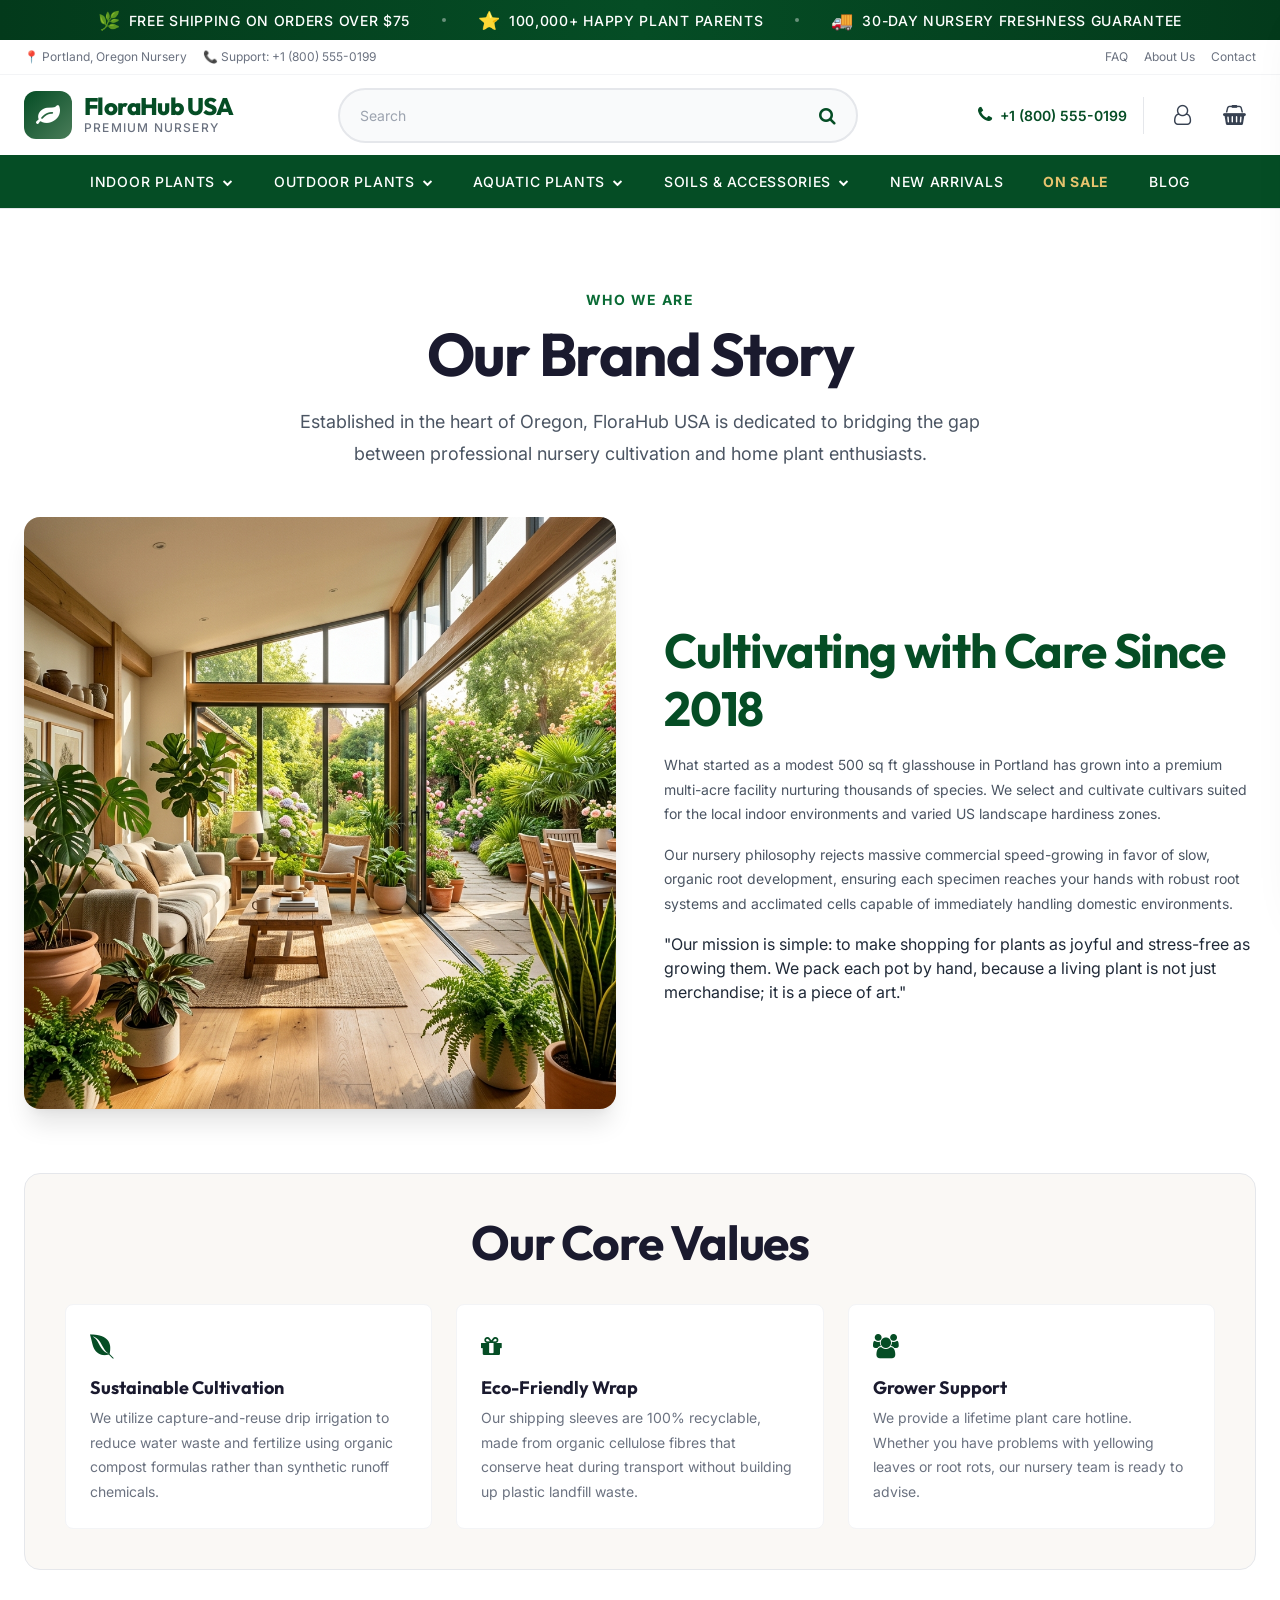
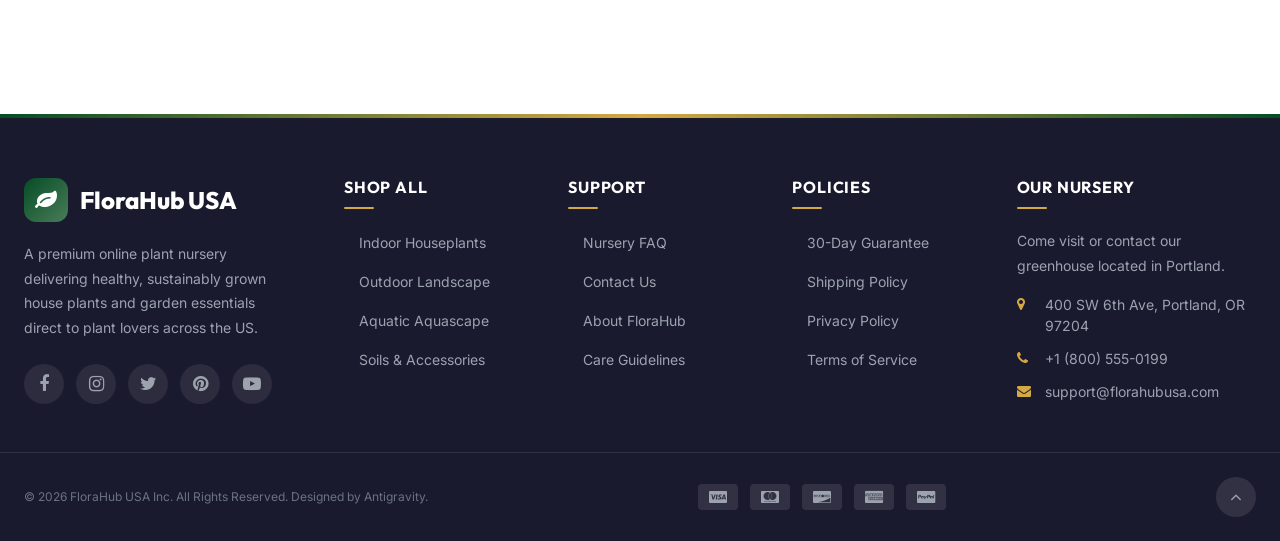
<file: about.html>
<!DOCTYPE html>
<html lang="en">
<head>
  <meta charset="UTF-8">
  <meta name="viewport" content="width=device-width, initial-scale=1.0">
  <title>About Our Greenhouse | FloraHub USA</title>
  <meta name="description" content="Learn about the brand story, mission statement, environmental sustainability values, and expert plant cultivation practices at FloraHub USA.">
  
  <!-- Fonts & Icons -->
  <link rel="preconnect" href="https://fonts.googleapis.com">
  <link rel="preconnect" href="https://fonts.gstatic.com" crossorigin>
  <link href="https://fonts.googleapis.com/css2?family=Inter:wght@300;400;500;600;700;800&family=Outfit:wght@400;500;600;700;800&display=swap" rel="stylesheet">
  <link rel="stylesheet" href="https://cdnjs.cloudflare.com/ajax/libs/font-awesome/4.7.0/css/font-awesome.min.css">

  <!-- Design CSS -->
  <link rel="stylesheet" href="styles/variables.css">
  <link rel="stylesheet" href="styles/base.css">
  <link rel="stylesheet" href="styles/header.css">
  <link rel="stylesheet" href="styles/footer.css">
</head>
<body>

  <!-- Announcement Bar -->
  <div class="announcement-bar">
    <div class="announcement-bar__inner">
      <div class="announcement-bar__item"><span>🌿</span> FREE SHIPPING ON ORDERS OVER $75</div>
      <div class="announcement-bar__separator"></div>
      <div class="announcement-bar__item"><span>⭐</span> 100,000+ HAPPY PLANT PARENTS</div>
      <div class="announcement-bar__separator"></div>
      <div class="announcement-bar__item"><span>🚚</span> 30-DAY NURSERY FRESHNESS GUARANTEE</div>
    </div>
  </div>

  <!-- Header -->
  <header class="header">
    <div class="header__top">
      <div class="container">
        <div class="header__top-left">
          <span>📍 Portland, Oregon Nursery</span>
          <span>📞 Support: +1 (800) 555-0199</span>
        </div>
        <div class="header__top-right">
          <a href="faq.html" class="header__top-link">FAQ</a>
          <a href="about.html" class="header__top-link">About Us</a>
          <a href="contact.html" class="header__top-link">Contact</a>
        </div>
      </div>
    </div>

    <div class="header__main">
      <div class="container">
        <!-- Hamburger Menu (Mobile) -->
        <button class="header__mobile-toggle" aria-label="Toggle Navigation">
          <i class="fa fa-bars"></i>
        </button>

        <!-- Logo -->
        <div class="header__logo">
          <a href="index.html">
            <div class="header__logo-icon">
              <i class="fa fa-leaf"></i>
            </div>
            <div class="header__logo-text">
              <span class="header__logo-name">FloraHub USA</span>
              <span class="header__logo-tagline">Premium Nursery</span>
            </div>
          </a>
        </div>

        <!-- Search Bar -->
        <div class="header__search">
          <form class="header__search-form">
            <input type="search" class="header__search-input" aria-label="Search Catalog" placeholder="Search for plants...">
            <button type="submit" class="header__search-btn" aria-label="Submit Search">
              <i class="fa fa-search"></i>
            </button>
          </form>
        </div>

        <!-- Header Actions -->
        <div class="header__actions">
          <a href="tel:+18005550199" class="header__phone">
            <i class="fa fa-phone"></i> +1 (800) 555-0199
          </a>
          <a href="#" class="header__action-btn" aria-label="User Account">
            <i class="fa fa-user-o"></i>
          </a>
          <a href="#" class="header__action-btn" aria-label="Shopping Cart">
            <i class="fa fa-shopping-basket"></i>
            <span class="cart-count">0</span>
          </a>
        </div>
      </div>
    </div>

    <!-- Desktop Menu Bar -->
    <nav class="nav">
      <div class="container">
        <ul class="nav__list">
          <li class="nav__item">
            <a href="products.html?category=indoor-houseplants" class="nav__link">
              Indoor Plants <i class="fa fa-chevron-down"></i>
            </a>
            <div class="mega-menu">
              <div class="mega-menu__inner">
                <div class="mega-menu__column">
                  <h4>By Category</h4>
                  <ul class="mega-menu__list">
                    <li><a href="products.html?category=indoor-houseplants"><i class="fa fa-angle-right"></i> Monstera & Philodendrons</a></li>
                    <li><a href="products.html?category=indoor-houseplants"><i class="fa fa-angle-right"></i> Low Light Tolerant</a></li>
                    <li><a href="products.html?category=indoor-houseplants"><i class="fa fa-angle-right"></i> Pet Friendly Plants</a></li>
                    <li><a href="products.html?category=indoor-houseplants"><i class="fa fa-angle-right"></i> Premium Large Palms</a></li>
                  </ul>
                </div>
                <div class="mega-menu__column">
                  <h4>By Care Level</h4>
                  <ul class="mega-menu__list">
                    <li><a href="products.html?category=indoor-houseplants"><i class="fa fa-angle-right"></i> Beginner Friendly (Easy)</a></li>
                    <li><a href="products.html?category=indoor-houseplants"><i class="fa fa-angle-right"></i> Intermediate Collectors</a></li>
                    <li><a href="products.html?category=indoor-houseplants"><i class="fa fa-angle-right"></i> Air Purifying Selections</a></li>
                  </ul>
                </div>
                <div class="mega-menu__featured">
                  <img src="assets/hero-1.png" alt="Featured Indoor Plant">
                  <div class="mega-menu__featured-content">
                    <div class="mega-menu__featured-title">Monstera Deliciosa</div>
                    <a href="product-detail.html?id=1" class="btn btn--primary btn--sm mega-menu__featured-btn">Shop Now</a>
                  </div>
                </div>
              </div>
            </div>
          </li>
          <li class="nav__item">
            <a href="products.html?category=outdoor-landscape" class="nav__link">
              Outdoor Plants <i class="fa fa-chevron-down"></i>
            </a>
            <div class="mega-menu">
              <div class="mega-menu__inner">
                <div class="mega-menu__column">
                  <h4>By Category</h4>
                  <ul class="mega-menu__list">
                    <li><a href="products.html?category=outdoor-landscape"><i class="fa fa-angle-right"></i> Flowering Shrubs</a></li>
                    <li><a href="products.html?category=outdoor-landscape"><i class="fa fa-angle-right"></i> Japanese Maple Trees</a></li>
                    <li><a href="products.html?category=outdoor-landscape"><i class="fa fa-angle-right"></i> Ornamental Grasses</a></li>
                    <li><a href="products.html?category=outdoor-landscape"><i class="fa fa-angle-right"></i> Perennials & Groundcovers</a></li>
                  </ul>
                </div>
                <div class="mega-menu__column">
                  <h4>Nursery Features</h4>
                  <ul class="mega-menu__list">
                    <li><a href="products.html?category=outdoor-landscape"><i class="fa fa-angle-right"></i> Cold Hardy Varieties</a></li>
                    <li><a href="products.html?category=outdoor-landscape"><i class="fa fa-angle-right"></i> Heat Loving Bushes</a></li>
                    <li><a href="products.html?category=outdoor-landscape"><i class="fa fa-angle-right"></i> Fragrant Flowering Plants</a></li>
                  </ul>
                </div>
                <div class="mega-menu__featured">
                  <img src="assets/hero-2.png" alt="Featured Outdoor Plant">
                  <div class="mega-menu__featured-content">
                    <div class="mega-menu__featured-title">Hydrangea Shrub</div>
                    <a href="product-detail.html?id=31" class="btn btn--primary btn--sm mega-menu__featured-btn">Shop Shrubbery</a>
                  </div>
                </div>
              </div>
            </div>
          </li>
          <li class="nav__item">
            <a href="products.html?category=aquatic-plants" class="nav__link">
              Aquatic Plants <i class="fa fa-chevron-down"></i>
            </a>
            <div class="dropdown">
              <a href="products.html?category=aquatic-plants">Freshwater Aquascaping</a>
              <a href="products.html?category=aquatic-plants">Tissue Culture Cups</a>
              <a href="products.html?category=aquatic-plants">Floating Pond Selections</a>
              <a href="products.html?category=aquatic-plants">Potted Moss & Ferns</a>
            </div>
          </li>
          <li class="nav__item">
            <a href="products.html?category=soils-accessories" class="nav__link">
              Soils & Accessories <i class="fa fa-chevron-down"></i>
            </a>
            <div class="dropdown">
              <a href="products.html?category=soils-accessories">Premium Potting Mixes</a>
              <a href="products.html?category=soils-accessories">Organic Fertilizer</a>
              <a href="products.html?category=soils-accessories">Ceramic Planters</a>
              <a href="products.html?category=soils-accessories">Nursery Pruning Tools</a>
            </div>
          </li>
          <li class="nav__item"><a href="products.html?sort=newest" class="nav__link">New Arrivals</a></li>
          <li class="nav__item"><a href="products.html?sort=price-low-high" class="nav__link nav__link--sale">On Sale</a></li>
          <li class="nav__item"><a href="blog.html" class="nav__link">Blog</a></li>
        </ul>
      </div>
    </nav>
  </header>

  <!-- Mobile Sidebar Menu -->
  <aside class="mobile-nav">
    <div class="mobile-nav__header">
      <h3 style="font-family: var(--font-heading); color: var(--color-primary); font-weight:var(--font-bold); display:flex; align-items:center; gap:8px;">
        <i class="fa fa-leaf"></i> FloraHub USA
      </h3>
      <button class="mobile-nav__close" aria-label="Close Navigation">&times;</button>
    </div>
    <ul class="mobile-nav__list">
      <li>
        <a href="#" class="mobile-nav__link mobile-nav__link--has-submenu">Indoor Plants <i class="fa fa-chevron-down"></i></a>
        <div class="mobile-nav__submenu">
          <a href="products.html?category=indoor-houseplants">All Indoor Houseplants</a>
          <a href="products.html?category=indoor-houseplants">Easy Care Plants</a>
          <a href="products.html?category=indoor-houseplants">Pet Friendly Plants</a>
        </div>
      </li>
      <li>
        <a href="#" class="mobile-nav__link mobile-nav__link--has-submenu">Outdoor Plants <i class="fa fa-chevron-down"></i></a>
        <div class="mobile-nav__submenu">
          <a href="products.html?category=outdoor-landscape">All Outdoor Landscape</a>
          <a href="products.html?category=outdoor-landscape">Flowering Bushes</a>
          <a href="products.html?category=outdoor-landscape">Evergreen Trees</a>
        </div>
      </li>
      <li><a href="products.html?category=aquatic-plants" class="mobile-nav__link">Aquatic Plants</a></li>
      <li><a href="products.html?category=soils-accessories" class="mobile-nav__link">Soils & Accessories</a></li>
      <li><a href="products.html?sort=newest" class="mobile-nav__link">New Arrivals</a></li>
      <li><a href="products.html?sort=price-low-high" class="mobile-nav__link" style="color:var(--color-sale);">On Sale</a></li>
      <li><a href="blog.html" class="mobile-nav__link">Nursery Blog</a></li>
    </ul>
    <div class="mobile-nav__footer">
      <div class="mobile-nav__contact">
        <span>📍 Portland, Oregon, US</span>
        <span>✉️ support@florahubusa.com</span>
        <a href="tel:+18005550199"><i class="fa fa-phone"></i> +1 (800) 555-0199</a>
      </div>
    </div>
  </aside>

  <!-- About Content -->
  <main class="container section-padding">
    <div class="section-header">
      <span class="section-header__subtitle">Who We Are</span>
      <h1 class="section-header__title">Our Brand Story</h1>
      <p class="section-header__description">Established in the heart of Oregon, FloraHub USA is dedicated to bridging the gap between professional nursery cultivation and home plant enthusiasts.</p>
    </div>

    <!-- Double Column Content -->
    <div class="grid grid-2" style="gap: var(--space-12); align-items: center; margin-bottom: var(--space-16);">
      <div>
        <img src="assets/hero-1.png" alt="Our Greenhouse Plants" style="border-radius: var(--radius-xl); box-shadow: var(--shadow-xl);">
      </div>
      <div>
        <h2 style="font-family: var(--font-heading); margin-bottom: var(--space-4); color: var(--color-primary);">Cultivating with Care Since 2018</h2>
        <p style="color: var(--color-gray-600); line-height: var(--line-height-relaxed); margin-bottom: var(--space-4); font-size: var(--text-sm);">What started as a modest 500 sq ft glasshouse in Portland has grown into a premium multi-acre facility nurturing thousands of species. We select and cultivate cultivars suited for the local indoor environments and varied US landscape hardiness zones.</p>
        <p style="color: var(--color-gray-600); line-height: var(--line-height-relaxed); margin-bottom: var(--space-4); font-size: var(--text-sm);">Our nursery philosophy rejects massive commercial speed-growing in favor of slow, organic root development, ensuring each specimen reaches your hands with robust root systems and acclimated cells capable of immediately handling domestic environments.</p>
        <blockquote>"Our mission is simple: to make shopping for plants as joyful and stress-free as growing them. We pack each pot by hand, because a living plant is not just merchandise; it is a piece of art."</blockquote>
      </div>
    </div>

    <!-- Nursery Values -->
    <div style="background-color: var(--color-cream); border-radius: var(--radius-xl); padding: var(--space-10); border: 1px solid var(--color-gray-200); margin-bottom: var(--space-16);">
      <h2 style="font-family: var(--font-heading); text-align: center; margin-bottom: var(--space-8);">Our Core Values</h2>
      <div class="grid grid-3" style="gap: var(--space-6);">
        <div style="background: var(--color-white); padding: var(--space-6); border-radius: var(--radius-md); border: 1px solid var(--color-gray-100);">
          <div style="font-size: 24px; color: var(--color-primary); margin-bottom: var(--space-3);"><i class="fa fa-envira"></i></div>
          <h4 style="margin-bottom: var(--space-2); font-size:var(--text-md);">Sustainable Cultivation</h4>
          <p style="font-size: var(--text-sm); color: var(--color-gray-500); line-height: var(--line-height-relaxed);">We utilize capture-and-reuse drip irrigation to reduce water waste and fertilize using organic compost formulas rather than synthetic runoff chemicals.</p>
        </div>
        <div style="background: var(--color-white); padding: var(--space-6); border-radius: var(--radius-md); border: 1px solid var(--color-gray-100);">
          <div style="font-size: 24px; color: var(--color-primary); margin-bottom: var(--space-3);"><i class="fa fa-gift"></i></div>
          <h4 style="margin-bottom: var(--space-2); font-size:var(--text-md);">Eco-Friendly Wrap</h4>
          <p style="font-size: var(--text-sm); color: var(--color-gray-500); line-height: var(--line-height-relaxed);">Our shipping sleeves are 100% recyclable, made from organic cellulose fibres that conserve heat during transport without building up plastic landfill waste.</p>
        </div>
        <div style="background: var(--color-white); padding: var(--space-6); border-radius: var(--radius-md); border: 1px solid var(--color-gray-100);">
          <div style="font-size: 24px; color: var(--color-primary); margin-bottom: var(--space-3);"><i class="fa fa-users"></i></div>
          <h4 style="margin-bottom: var(--space-2); font-size:var(--text-md);">Grower Support</h4>
          <p style="font-size: var(--text-sm); color: var(--color-gray-500); line-height: var(--line-height-relaxed);">We provide a lifetime plant care hotline. Whether you have problems with yellowing leaves or root rots, our nursery team is ready to advise.</p>
        </div>
      </div>
    </div>
  </main>

  <!-- Footer -->
  <footer class="footer">
    <div class="footer__main">
      <div class="container">
        <div class="footer__grid">
          <div class="footer__brand">
            <div class="footer__logo">
              <div class="footer__logo-icon"><i class="fa fa-leaf"></i></div>
              <span class="footer__logo-text">FloraHub USA</span>
            </div>
            <p class="footer__description">A premium online plant nursery delivering healthy, sustainably grown house plants and garden essentials direct to plant lovers across the US.</p>
            <div class="footer__social">
              <a href="#" class="footer__social-link footer__social-link--fb" aria-label="Facebook"><i class="fa fa-facebook"></i></a>
              <a href="#" class="footer__social-link footer__social-link--ig" aria-label="Instagram"><i class="fa fa-instagram"></i></a>
              <a href="#" class="footer__social-link footer__social-link--tw" aria-label="Twitter"><i class="fa fa-twitter"></i></a>
              <a href="#" class="footer__social-link footer__social-link--pt" aria-label="Pinterest"><i class="fa fa-pinterest"></i></a>
              <a href="#" class="footer__social-link footer__social-link--yt" aria-label="YouTube"><i class="fa fa-youtube-play"></i></a>
            </div>
          </div>

          <div>
            <h4 class="footer__column-title">Shop All</h4>
            <ul class="footer__links">
              <li><a href="products.html?category=indoor-houseplants">Indoor Houseplants</a></li>
              <li><a href="products.html?category=outdoor-landscape">Outdoor Landscape</a></li>
              <li><a href="products.html?category=aquatic-plants">Aquatic Aquascape</a></li>
              <li><a href="products.html?category=soils-accessories">Soils & Accessories</a></li>
            </ul>
          </div>

          <div>
            <h4 class="footer__column-title">Support</h4>
            <ul class="footer__links">
              <li><a href="faq.html">Nursery FAQ</a></li>
              <li><a href="contact.html">Contact Us</a></li>
              <li><a href="about.html">About FloraHub</a></li>
              <li><a href="faq.html">Care Guidelines</a></li>
            </ul>
          </div>

          <div>
            <h4 class="footer__column-title">Policies</h4>
            <ul class="footer__links">
              <li><a href="faq.html">30-Day Guarantee</a></li>
              <li><a href="faq.html">Shipping Policy</a></li>
              <li><a href="faq.html">Privacy Policy</a></li>
              <li><a href="faq.html">Terms of Service</a></li>
            </ul>
          </div>

          <div class="footer__newsletter">
            <h4 class="footer__column-title">Our Nursery</h4>
            <p>Come visit or contact our greenhouse located in Portland.</p>
            <div class="footer__contact">
              <div class="footer__contact-item">
                <i class="fa fa-map-marker"></i>
                <span>400 SW 6th Ave, Portland, OR 97204</span>
              </div>
              <div class="footer__contact-item">
                <i class="fa fa-phone"></i>
                <span>+1 (800) 555-0199</span>
              </div>
              <div class="footer__contact-item">
                <i class="fa fa-envelope"></i>
                <span>support@florahubusa.com</span>
              </div>
            </div>
          </div>
        </div>
      </div>
    </div>

    <div class="footer__bottom">
      <div class="container">
        <span class="footer__copyright">&copy; 2026 FloraHub USA Inc. All Rights Reserved. Designed by Antigravity.</span>
        <div class="footer__payments">
          <div class="footer__payment-icon"><i class="fa fa-cc-visa"></i></div>
          <div class="footer__payment-icon"><i class="fa fa-cc-mastercard"></i></div>
          <div class="footer__payment-icon"><i class="fa fa-cc-discover"></i></div>
          <div class="footer__payment-icon"><i class="fa fa-cc-amex"></i></div>
          <div class="footer__payment-icon"><i class="fa fa-cc-paypal"></i></div>
        </div>
        <button class="footer__back-to-top" aria-label="Back to Top"><i class="fa fa-angle-up"></i></button>
      </div>
    </div>
  </footer>

  <!-- Scripts -->
  <script src="js/main.js"></script>
  <script src="js/cart.js"></script>
</body>
</html>
</file>
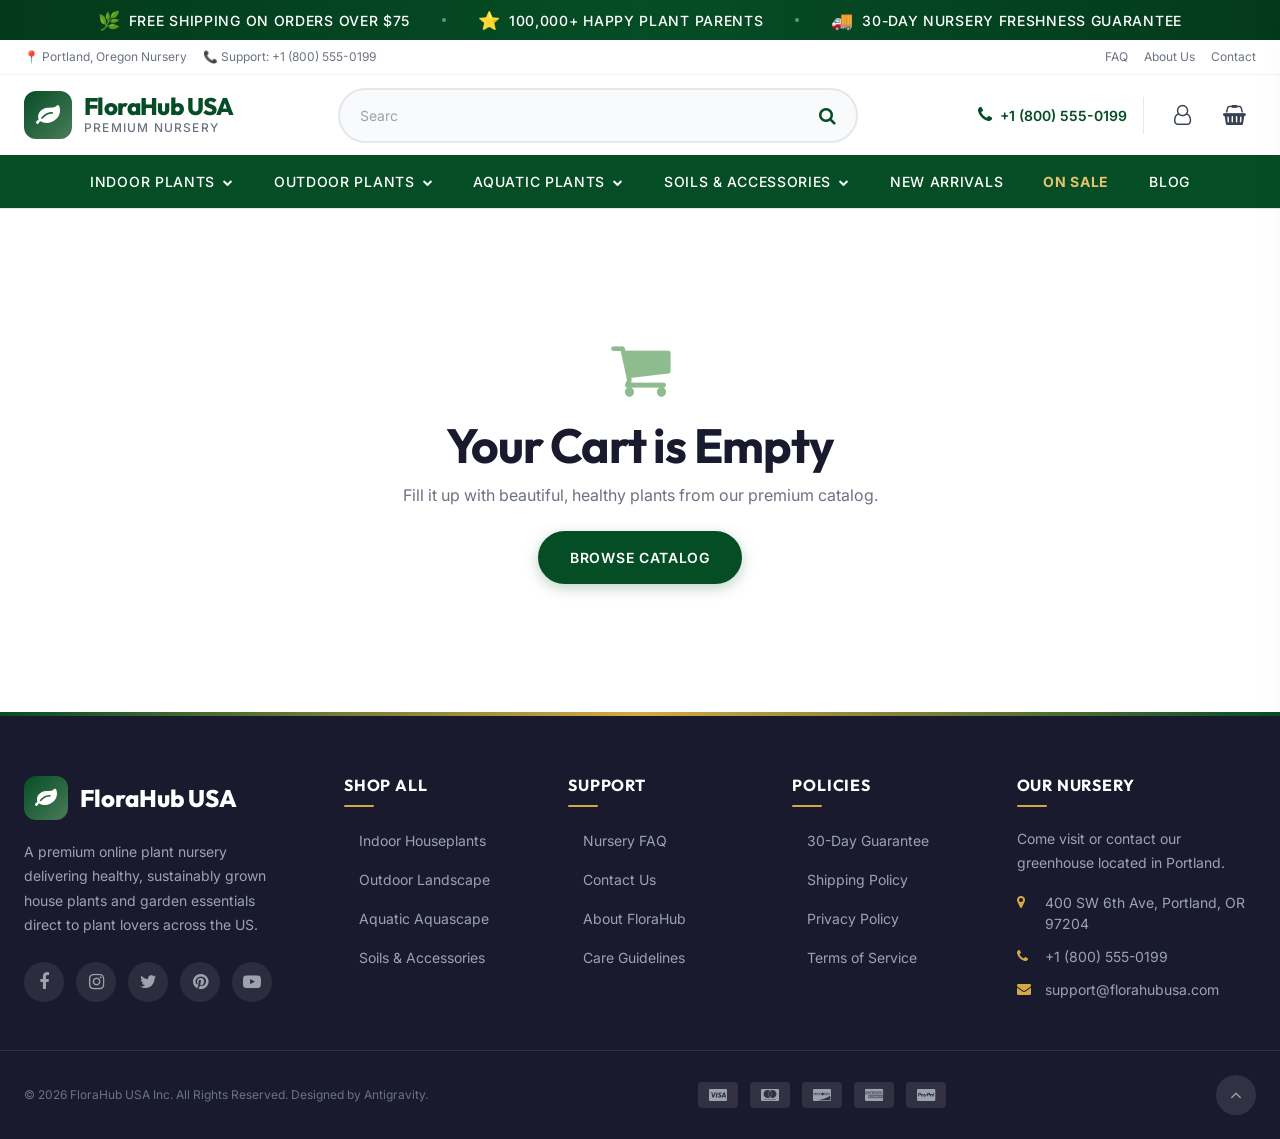
<file: cart.html>
<!DOCTYPE html>
<html lang="en">
<head>
  <meta charset="UTF-8">
  <meta name="viewport" content="width=device-width, initial-scale=1.0">
  <title>Shopping Cart | FloraHub USA</title>
  <meta name="description" content="Manage your plant orders, calculate shipping, choose sizes, and check out securely at FloraHub.">
  
  <!-- Fonts & Icons -->
  <link rel="preconnect" href="https://fonts.googleapis.com">
  <link rel="preconnect" href="https://fonts.gstatic.com" crossorigin>
  <link href="https://fonts.googleapis.com/css2?family=Inter:wght@300;400;500;600;700;800&family=Outfit:wght@400;500;600;700;800&display=swap" rel="stylesheet">
  <link rel="stylesheet" href="https://cdnjs.cloudflare.com/ajax/libs/font-awesome/4.7.0/css/font-awesome.min.css">

  <!-- Design CSS -->
  <link rel="stylesheet" href="styles/variables.css">
  <link rel="stylesheet" href="styles/base.css">
  <link rel="stylesheet" href="styles/header.css">
  <link rel="stylesheet" href="styles/footer.css">
</head>
<body>

  <!-- Announcement Bar -->
  <div class="announcement-bar">
    <div class="announcement-bar__inner">
      <div class="announcement-bar__item"><span>🌿</span> FREE SHIPPING ON ORDERS OVER $75</div>
      <div class="announcement-bar__separator"></div>
      <div class="announcement-bar__item"><span>⭐</span> 100,000+ HAPPY PLANT PARENTS</div>
      <div class="announcement-bar__separator"></div>
      <div class="announcement-bar__item"><span>🚚</span> 30-DAY NURSERY FRESHNESS GUARANTEE</div>
    </div>
  </div>

  <!-- Header -->
  <header class="header">
    <div class="header__top">
      <div class="container">
        <div class="header__top-left">
          <span>📍 Portland, Oregon Nursery</span>
          <span>📞 Support: +1 (800) 555-0199</span>
        </div>
        <div class="header__top-right">
          <a href="faq.html" class="header__top-link">FAQ</a>
          <a href="about.html" class="header__top-link">About Us</a>
          <a href="contact.html" class="header__top-link">Contact</a>
        </div>
      </div>
    </div>

    <div class="header__main">
      <div class="container">
        <!-- Hamburger Menu (Mobile) -->
        <button class="header__mobile-toggle" aria-label="Toggle Navigation">
          <i class="fa fa-bars"></i>
        </button>

        <!-- Logo -->
        <div class="header__logo">
          <a href="index.html">
            <div class="header__logo-icon">
              <i class="fa fa-leaf"></i>
            </div>
            <div class="header__logo-text">
              <span class="header__logo-name">FloraHub USA</span>
              <span class="header__logo-tagline">Premium Nursery</span>
            </div>
          </a>
        </div>

        <!-- Search Bar -->
        <div class="header__search">
          <form class="header__search-form">
            <input type="search" class="header__search-input" aria-label="Search Catalog" placeholder="Search for plants...">
            <button type="submit" class="header__search-btn" aria-label="Submit Search">
              <i class="fa fa-search"></i>
            </button>
          </form>
        </div>

        <!-- Header Actions -->
        <div class="header__actions">
          <a href="tel:+18005550199" class="header__phone">
            <i class="fa fa-phone"></i> +1 (800) 555-0199
          </a>
          <a href="#" class="header__action-btn" aria-label="User Account">
            <i class="fa fa-user-o"></i>
          </a>
          <a href="#" class="header__action-btn" aria-label="Shopping Cart">
            <i class="fa fa-shopping-basket"></i>
            <span class="cart-count">0</span>
          </a>
        </div>
      </div>
    </div>

    <!-- Desktop Menu Bar -->
    <nav class="nav">
      <div class="container">
        <ul class="nav__list">
          <li class="nav__item">
            <a href="products.html?category=indoor-houseplants" class="nav__link">
              Indoor Plants <i class="fa fa-chevron-down"></i>
            </a>
            <div class="mega-menu">
              <div class="mega-menu__inner">
                <div class="mega-menu__column">
                  <h4>By Category</h4>
                  <ul class="mega-menu__list">
                    <li><a href="products.html?category=indoor-houseplants"><i class="fa fa-angle-right"></i> Monstera & Philodendrons</a></li>
                    <li><a href="products.html?category=indoor-houseplants"><i class="fa fa-angle-right"></i> Low Light Tolerant</a></li>
                    <li><a href="products.html?category=indoor-houseplants"><i class="fa fa-angle-right"></i> Pet Friendly Plants</a></li>
                    <li><a href="products.html?category=indoor-houseplants"><i class="fa fa-angle-right"></i> Premium Large Palms</a></li>
                  </ul>
                </div>
                <div class="mega-menu__column">
                  <h4>By Care Level</h4>
                  <ul class="mega-menu__list">
                    <li><a href="products.html?category=indoor-houseplants"><i class="fa fa-angle-right"></i> Beginner Friendly (Easy)</a></li>
                    <li><a href="products.html?category=indoor-houseplants"><i class="fa fa-angle-right"></i> Intermediate Collectors</a></li>
                    <li><a href="products.html?category=indoor-houseplants"><i class="fa fa-angle-right"></i> Air Purifying Selections</a></li>
                  </ul>
                </div>
                <div class="mega-menu__featured">
                  <img src="assets/hero-1.png" alt="Featured Indoor Plant">
                  <div class="mega-menu__featured-content">
                    <div class="mega-menu__featured-title">Monstera Deliciosa</div>
                    <a href="product-detail.html?id=1" class="btn btn--primary btn--sm mega-menu__featured-btn">Shop Now</a>
                  </div>
                </div>
              </div>
            </div>
          </li>
          <li class="nav__item">
            <a href="products.html?category=outdoor-landscape" class="nav__link">
              Outdoor Plants <i class="fa fa-chevron-down"></i>
            </a>
            <div class="mega-menu">
              <div class="mega-menu__inner">
                <div class="mega-menu__column">
                  <h4>By Category</h4>
                  <ul class="mega-menu__list">
                    <li><a href="products.html?category=outdoor-landscape"><i class="fa fa-angle-right"></i> Flowering Shrubs</a></li>
                    <li><a href="products.html?category=outdoor-landscape"><i class="fa fa-angle-right"></i> Japanese Maple Trees</a></li>
                    <li><a href="products.html?category=outdoor-landscape"><i class="fa fa-angle-right"></i> Ornamental Grasses</a></li>
                    <li><a href="products.html?category=outdoor-landscape"><i class="fa fa-angle-right"></i> Perennials & Groundcovers</a></li>
                  </ul>
                </div>
                <div class="mega-menu__column">
                  <h4>Nursery Features</h4>
                  <ul class="mega-menu__list">
                    <li><a href="products.html?category=outdoor-landscape"><i class="fa fa-angle-right"></i> Cold Hardy Varieties</a></li>
                    <li><a href="products.html?category=outdoor-landscape"><i class="fa fa-angle-right"></i> Heat Loving Bushes</a></li>
                    <li><a href="products.html?category=outdoor-landscape"><i class="fa fa-angle-right"></i> Fragrant Flowering Plants</a></li>
                  </ul>
                </div>
                <div class="mega-menu__featured">
                  <img src="assets/hero-2.png" alt="Featured Outdoor Plant">
                  <div class="mega-menu__featured-content">
                    <div class="mega-menu__featured-title">Hydrangea Shrub</div>
                    <a href="product-detail.html?id=31" class="btn btn--primary btn--sm mega-menu__featured-btn">Shop Shrubbery</a>
                  </div>
                </div>
              </div>
            </div>
          </li>
          <li class="nav__item">
            <a href="products.html?category=aquatic-plants" class="nav__link">
              Aquatic Plants <i class="fa fa-chevron-down"></i>
            </a>
            <div class="dropdown">
              <a href="products.html?category=aquatic-plants">Freshwater Aquascaping</a>
              <a href="products.html?category=aquatic-plants">Tissue Culture Cups</a>
              <a href="products.html?category=aquatic-plants">Floating Pond Selections</a>
              <a href="products.html?category=aquatic-plants">Potted Moss & Ferns</a>
            </div>
          </li>
          <li class="nav__item">
            <a href="products.html?category=soils-accessories" class="nav__link">
              Soils & Accessories <i class="fa fa-chevron-down"></i>
            </a>
            <div class="dropdown">
              <a href="products.html?category=soils-accessories">Premium Potting Mixes</a>
              <a href="products.html?category=soils-accessories">Organic Fertilizer</a>
              <a href="products.html?category=soils-accessories">Ceramic Planters</a>
              <a href="products.html?category=soils-accessories">Nursery Pruning Tools</a>
            </div>
          </li>
          <li class="nav__item"><a href="products.html?sort=newest" class="nav__link">New Arrivals</a></li>
          <li class="nav__item"><a href="products.html?sort=price-low-high" class="nav__link nav__link--sale">On Sale</a></li>
          <li class="nav__item"><a href="blog.html" class="nav__link">Blog</a></li>
        </ul>
      </div>
    </nav>
  </header>

  <!-- Mobile Sidebar Menu -->
  <aside class="mobile-nav">
    <div class="mobile-nav__header">
      <h3 style="font-family: var(--font-heading); color: var(--color-primary); font-weight:var(--font-bold); display:flex; align-items:center; gap:8px;">
        <i class="fa fa-leaf"></i> FloraHub USA
      </h3>
      <button class="mobile-nav__close" aria-label="Close Navigation">&times;</button>
    </div>
    <ul class="mobile-nav__list">
      <li>
        <a href="#" class="mobile-nav__link mobile-nav__link--has-submenu">Indoor Plants <i class="fa fa-chevron-down"></i></a>
        <div class="mobile-nav__submenu">
          <a href="products.html?category=indoor-houseplants">All Indoor Houseplants</a>
          <a href="products.html?category=indoor-houseplants">Easy Care Plants</a>
          <a href="products.html?category=indoor-houseplants">Pet Friendly Plants</a>
        </div>
      </li>
      <li>
        <a href="#" class="mobile-nav__link mobile-nav__link--has-submenu">Outdoor Plants <i class="fa fa-chevron-down"></i></a>
        <div class="mobile-nav__submenu">
          <a href="products.html?category=outdoor-landscape">All Outdoor Landscape</a>
          <a href="products.html?category=outdoor-landscape">Flowering Bushes</a>
          <a href="products.html?category=outdoor-landscape">Evergreen Trees</a>
        </div>
      </li>
      <li><a href="products.html?category=aquatic-plants" class="mobile-nav__link">Aquatic Plants</a></li>
      <li><a href="products.html?category=soils-accessories" class="mobile-nav__link">Soils & Accessories</a></li>
      <li><a href="products.html?sort=newest" class="mobile-nav__link">New Arrivals</a></li>
      <li><a href="products.html?sort=price-low-high" class="mobile-nav__link" style="color:var(--color-sale);">On Sale</a></li>
      <li><a href="blog.html" class="mobile-nav__link">Nursery Blog</a></li>
    </ul>
    <div class="mobile-nav__footer">
      <div class="mobile-nav__contact">
        <span>📍 Portland, Oregon, US</span>
        <span>✉️ support@florahubusa.com</span>
        <a href="tel:+18005550199"><i class="fa fa-phone"></i> +1 (800) 555-0199</a>
      </div>
    </div>
  </aside>

  <!-- Main Cart Container -->
  <main class="container section-padding" id="cart-page-container">
    <div style="text-align: center; padding: var(--space-12) 0;">
      <i class="fa fa-spinner fa-spin fa-2x"></i>
      <p style="margin-top: var(--space-2);">Retrieving cart storage...</p>
    </div>
  </main>

  <!-- Footer -->
  <footer class="footer">
    <div class="footer__main">
      <div class="container">
        <div class="footer__grid">
          <div class="footer__brand">
            <div class="footer__logo">
              <div class="footer__logo-icon"><i class="fa fa-leaf"></i></div>
              <span class="footer__logo-text">FloraHub USA</span>
            </div>
            <p class="footer__description">A premium online plant nursery delivering healthy, sustainably grown house plants and garden essentials direct to plant lovers across the US.</p>
            <div class="footer__social">
              <a href="#" class="footer__social-link footer__social-link--fb" aria-label="Facebook"><i class="fa fa-facebook"></i></a>
              <a href="#" class="footer__social-link footer__social-link--ig" aria-label="Instagram"><i class="fa fa-instagram"></i></a>
              <a href="#" class="footer__social-link footer__social-link--tw" aria-label="Twitter"><i class="fa fa-twitter"></i></a>
              <a href="#" class="footer__social-link footer__social-link--pt" aria-label="Pinterest"><i class="fa fa-pinterest"></i></a>
              <a href="#" class="footer__social-link footer__social-link--yt" aria-label="YouTube"><i class="fa fa-youtube-play"></i></a>
            </div>
          </div>

          <div>
            <h4 class="footer__column-title">Shop All</h4>
            <ul class="footer__links">
              <li><a href="products.html?category=indoor-houseplants">Indoor Houseplants</a></li>
              <li><a href="products.html?category=outdoor-landscape">Outdoor Landscape</a></li>
              <li><a href="products.html?category=aquatic-plants">Aquatic Aquascape</a></li>
              <li><a href="products.html?category=soils-accessories">Soils & Accessories</a></li>
            </ul>
          </div>

          <div>
            <h4 class="footer__column-title">Support</h4>
            <ul class="footer__links">
              <li><a href="faq.html">Nursery FAQ</a></li>
              <li><a href="contact.html">Contact Us</a></li>
              <li><a href="about.html">About FloraHub</a></li>
              <li><a href="faq.html">Care Guidelines</a></li>
            </ul>
          </div>

          <div>
            <h4 class="footer__column-title">Policies</h4>
            <ul class="footer__links">
              <li><a href="faq.html">30-Day Guarantee</a></li>
              <li><a href="faq.html">Shipping Policy</a></li>
              <li><a href="faq.html">Privacy Policy</a></li>
              <li><a href="faq.html">Terms of Service</a></li>
            </ul>
          </div>

          <div class="footer__newsletter">
            <h4 class="footer__column-title">Our Nursery</h4>
            <p>Come visit or contact our greenhouse located in Portland.</p>
            <div class="footer__contact">
              <div class="footer__contact-item">
                <i class="fa fa-map-marker"></i>
                <span>400 SW 6th Ave, Portland, OR 97204</span>
              </div>
              <div class="footer__contact-item">
                <i class="fa fa-phone"></i>
                <span>+1 (800) 555-0199</span>
              </div>
              <div class="footer__contact-item">
                <i class="fa fa-envelope"></i>
                <span>support@florahubusa.com</span>
              </div>
            </div>
          </div>
        </div>
      </div>
    </div>

    <div class="footer__bottom">
      <div class="container">
        <span class="footer__copyright">&copy; 2026 FloraHub USA Inc. All Rights Reserved. Designed by Antigravity.</span>
        <div class="footer__payments">
          <div class="footer__payment-icon"><i class="fa fa-cc-visa"></i></div>
          <div class="footer__payment-icon"><i class="fa fa-cc-mastercard"></i></div>
          <div class="footer__payment-icon"><i class="fa fa-cc-discover"></i></div>
          <div class="footer__payment-icon"><i class="fa fa-cc-amex"></i></div>
          <div class="footer__payment-icon"><i class="fa fa-cc-paypal"></i></div>
        </div>
        <button class="footer__back-to-top" aria-label="Back to Top"><i class="fa fa-angle-up"></i></button>
      </div>
    </div>
  </footer>

  <!-- Scripts -->
  <script src="js/main.js"></script>
  <script src="js/cart.js"></script>
  <script src="js/animations.js"></script>
</body>
</html>
</file>
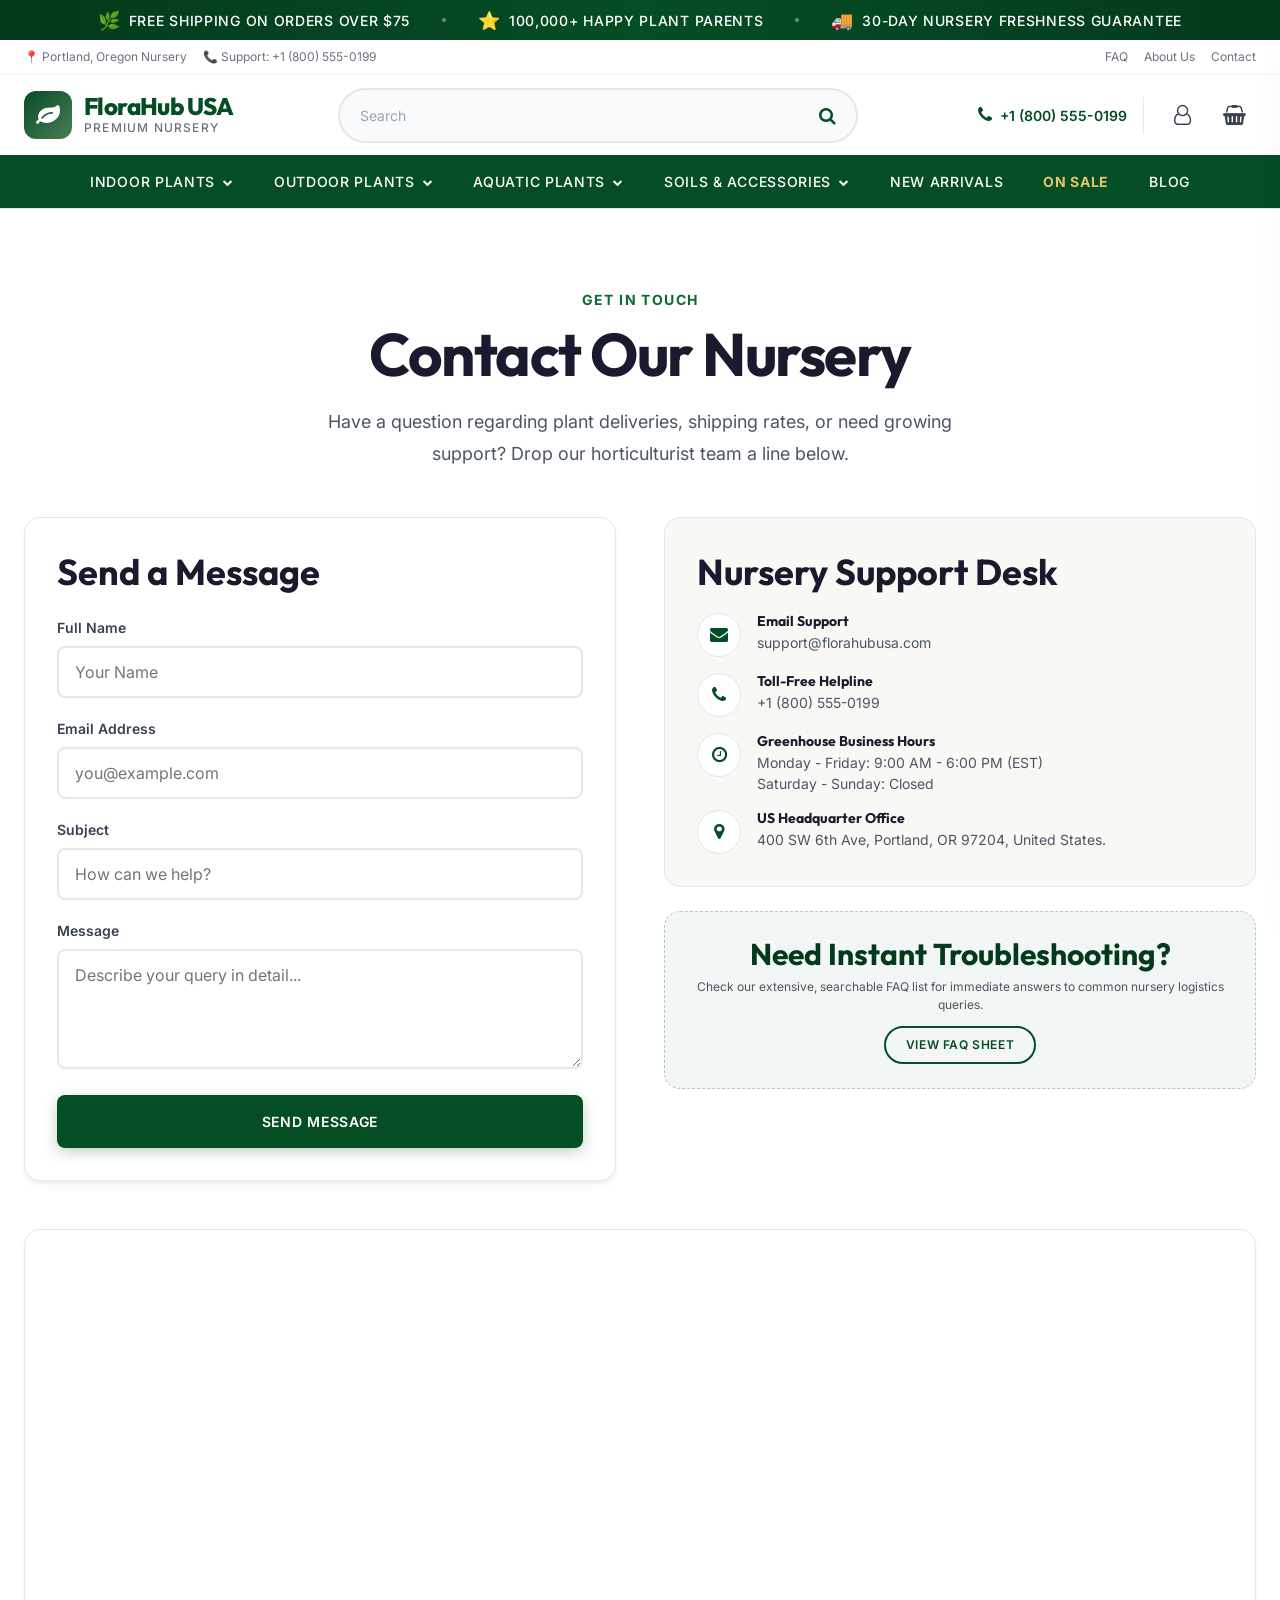
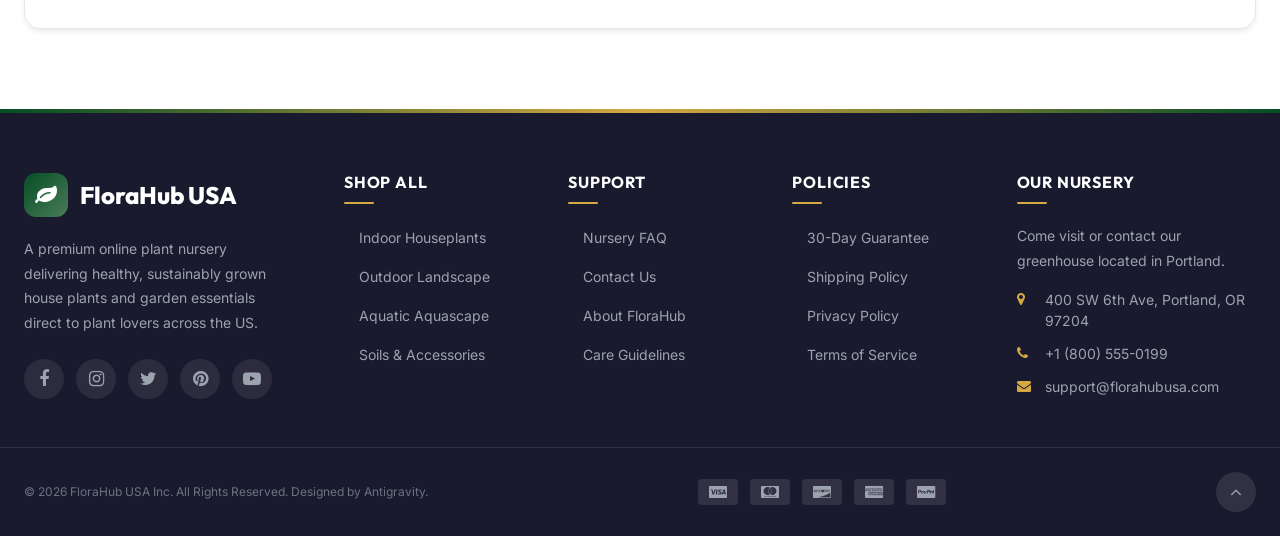
<file: contact.html>
<!DOCTYPE html>
<html lang="en">
<head>
  <meta charset="UTF-8">
  <meta name="viewport" content="width=device-width, initial-scale=1.0">
  <title>Contact Our Nursery | FloraHub USA</title>
  <meta name="description" content="Reach out to FloraHub USA support team. Send a question regarding plant care, track your orders or visit our nursery greenhouse in Portland, Oregon.">
  
  <!-- Fonts & Icons -->
  <link rel="preconnect" href="https://fonts.googleapis.com">
  <link rel="preconnect" href="https://fonts.gstatic.com" crossorigin>
  <link href="https://fonts.googleapis.com/css2?family=Inter:wght@300;400;500;600;700;800&family=Outfit:wght@400;500;600;700;800&display=swap" rel="stylesheet">
  <link rel="stylesheet" href="https://cdnjs.cloudflare.com/ajax/libs/font-awesome/4.7.0/css/font-awesome.min.css">

  <!-- Design CSS -->
  <link rel="stylesheet" href="styles/variables.css">
  <link rel="stylesheet" href="styles/base.css">
  <link rel="stylesheet" href="styles/header.css">
  <link rel="stylesheet" href="styles/footer.css">
</head>
<body>

  <!-- Announcement Bar -->
  <div class="announcement-bar">
    <div class="announcement-bar__inner">
      <div class="announcement-bar__item"><span>🌿</span> FREE SHIPPING ON ORDERS OVER $75</div>
      <div class="announcement-bar__separator"></div>
      <div class="announcement-bar__item"><span>⭐</span> 100,000+ HAPPY PLANT PARENTS</div>
      <div class="announcement-bar__separator"></div>
      <div class="announcement-bar__item"><span>🚚</span> 30-DAY NURSERY FRESHNESS GUARANTEE</div>
    </div>
  </div>

  <!-- Header -->
  <header class="header">
    <div class="header__top">
      <div class="container">
        <div class="header__top-left">
          <span>📍 Portland, Oregon Nursery</span>
          <span>📞 Support: +1 (800) 555-0199</span>
        </div>
        <div class="header__top-right">
          <a href="faq.html" class="header__top-link">FAQ</a>
          <a href="about.html" class="header__top-link">About Us</a>
          <a href="contact.html" class="header__top-link">Contact</a>
        </div>
      </div>
    </div>

    <div class="header__main">
      <div class="container">
        <!-- Hamburger Menu (Mobile) -->
        <button class="header__mobile-toggle" aria-label="Toggle Navigation">
          <i class="fa fa-bars"></i>
        </button>

        <!-- Logo -->
        <div class="header__logo">
          <a href="index.html">
            <div class="header__logo-icon">
              <i class="fa fa-leaf"></i>
            </div>
            <div class="header__logo-text">
              <span class="header__logo-name">FloraHub USA</span>
              <span class="header__logo-tagline">Premium Nursery</span>
            </div>
          </a>
        </div>

        <!-- Search Bar -->
        <div class="header__search">
          <form class="header__search-form">
            <input type="search" class="header__search-input" aria-label="Search Catalog" placeholder="Search for plants...">
            <button type="submit" class="header__search-btn" aria-label="Submit Search">
              <i class="fa fa-search"></i>
            </button>
          </form>
        </div>

        <!-- Header Actions -->
        <div class="header__actions">
          <a href="tel:+18005550199" class="header__phone">
            <i class="fa fa-phone"></i> +1 (800) 555-0199
          </a>
          <a href="#" class="header__action-btn" aria-label="User Account">
            <i class="fa fa-user-o"></i>
          </a>
          <a href="#" class="header__action-btn" aria-label="Shopping Cart">
            <i class="fa fa-shopping-basket"></i>
            <span class="cart-count">0</span>
          </a>
        </div>
      </div>
    </div>

    <!-- Desktop Menu Bar -->
    <nav class="nav">
      <div class="container">
        <ul class="nav__list">
          <li class="nav__item">
            <a href="products.html?category=indoor-houseplants" class="nav__link">
              Indoor Plants <i class="fa fa-chevron-down"></i>
            </a>
            <div class="mega-menu">
              <div class="mega-menu__inner">
                <div class="mega-menu__column">
                  <h4>By Category</h4>
                  <ul class="mega-menu__list">
                    <li><a href="products.html?category=indoor-houseplants"><i class="fa fa-angle-right"></i> Monstera & Philodendrons</a></li>
                    <li><a href="products.html?category=indoor-houseplants"><i class="fa fa-angle-right"></i> Low Light Tolerant</a></li>
                    <li><a href="products.html?category=indoor-houseplants"><i class="fa fa-angle-right"></i> Pet Friendly Plants</a></li>
                    <li><a href="products.html?category=indoor-houseplants"><i class="fa fa-angle-right"></i> Premium Large Palms</a></li>
                  </ul>
                </div>
                <div class="mega-menu__column">
                  <h4>By Care Level</h4>
                  <ul class="mega-menu__list">
                    <li><a href="products.html?category=indoor-houseplants"><i class="fa fa-angle-right"></i> Beginner Friendly (Easy)</a></li>
                    <li><a href="products.html?category=indoor-houseplants"><i class="fa fa-angle-right"></i> Intermediate Collectors</a></li>
                    <li><a href="products.html?category=indoor-houseplants"><i class="fa fa-angle-right"></i> Air Purifying Selections</a></li>
                  </ul>
                </div>
                <div class="mega-menu__featured">
                  <img src="assets/hero-1.png" alt="Featured Indoor Plant">
                  <div class="mega-menu__featured-content">
                    <div class="mega-menu__featured-title">Monstera Deliciosa</div>
                    <a href="product-detail.html?id=1" class="btn btn--primary btn--sm mega-menu__featured-btn">Shop Now</a>
                  </div>
                </div>
              </div>
            </div>
          </li>
          <li class="nav__item">
            <a href="products.html?category=outdoor-landscape" class="nav__link">
              Outdoor Plants <i class="fa fa-chevron-down"></i>
            </a>
            <div class="mega-menu">
              <div class="mega-menu__inner">
                <div class="mega-menu__column">
                  <h4>By Category</h4>
                  <ul class="mega-menu__list">
                    <li><a href="products.html?category=outdoor-landscape"><i class="fa fa-angle-right"></i> Flowering Shrubs</a></li>
                    <li><a href="products.html?category=outdoor-landscape"><i class="fa fa-angle-right"></i> Japanese Maple Trees</a></li>
                    <li><a href="products.html?category=outdoor-landscape"><i class="fa fa-angle-right"></i> Ornamental Grasses</a></li>
                    <li><a href="products.html?category=outdoor-landscape"><i class="fa fa-angle-right"></i> Perennials & Groundcovers</a></li>
                  </ul>
                </div>
                <div class="mega-menu__column">
                  <h4>Nursery Features</h4>
                  <ul class="mega-menu__list">
                    <li><a href="products.html?category=outdoor-landscape"><i class="fa fa-angle-right"></i> Cold Hardy Varieties</a></li>
                    <li><a href="products.html?category=outdoor-landscape"><i class="fa fa-angle-right"></i> Heat Loving Bushes</a></li>
                    <li><a href="products.html?category=outdoor-landscape"><i class="fa fa-angle-right"></i> Fragrant Flowering Plants</a></li>
                  </ul>
                </div>
                <div class="mega-menu__featured">
                  <img src="assets/hero-2.png" alt="Featured Outdoor Plant">
                  <div class="mega-menu__featured-content">
                    <div class="mega-menu__featured-title">Hydrangea Shrub</div>
                    <a href="product-detail.html?id=31" class="btn btn--primary btn--sm mega-menu__featured-btn">Shop Shrubbery</a>
                  </div>
                </div>
              </div>
            </div>
          </li>
          <li class="nav__item">
            <a href="products.html?category=aquatic-plants" class="nav__link">
              Aquatic Plants <i class="fa fa-chevron-down"></i>
            </a>
            <div class="dropdown">
              <a href="products.html?category=aquatic-plants">Freshwater Aquascaping</a>
              <a href="products.html?category=aquatic-plants">Tissue Culture Cups</a>
              <a href="products.html?category=aquatic-plants">Floating Pond Selections</a>
              <a href="products.html?category=aquatic-plants">Potted Moss & Ferns</a>
            </div>
          </li>
          <li class="nav__item">
            <a href="products.html?category=soils-accessories" class="nav__link">
              Soils & Accessories <i class="fa fa-chevron-down"></i>
            </a>
            <div class="dropdown">
              <a href="products.html?category=soils-accessories">Premium Potting Mixes</a>
              <a href="products.html?category=soils-accessories">Organic Fertilizer</a>
              <a href="products.html?category=soils-accessories">Ceramic Planters</a>
              <a href="products.html?category=soils-accessories">Nursery Pruning Tools</a>
            </div>
          </li>
          <li class="nav__item"><a href="products.html?sort=newest" class="nav__link">New Arrivals</a></li>
          <li class="nav__item"><a href="products.html?sort=price-low-high" class="nav__link nav__link--sale">On Sale</a></li>
          <li class="nav__item"><a href="blog.html" class="nav__link">Blog</a></li>
        </ul>
      </div>
    </nav>
  </header>

  <!-- Mobile Sidebar Menu -->
  <aside class="mobile-nav">
    <div class="mobile-nav__header">
      <h3 style="font-family: var(--font-heading); color: var(--color-primary); font-weight:var(--font-bold); display:flex; align-items:center; gap:8px;">
        <i class="fa fa-leaf"></i> FloraHub USA
      </h3>
      <button class="mobile-nav__close" aria-label="Close Navigation">&times;</button>
    </div>
    <ul class="mobile-nav__list">
      <li>
        <a href="#" class="mobile-nav__link mobile-nav__link--has-submenu">Indoor Plants <i class="fa fa-chevron-down"></i></a>
        <div class="mobile-nav__submenu">
          <a href="products.html?category=indoor-houseplants">All Indoor Houseplants</a>
          <a href="products.html?category=indoor-houseplants">Easy Care Plants</a>
          <a href="products.html?category=indoor-houseplants">Pet Friendly Plants</a>
        </div>
      </li>
      <li>
        <a href="#" class="mobile-nav__link mobile-nav__link--has-submenu">Outdoor Plants <i class="fa fa-chevron-down"></i></a>
        <div class="mobile-nav__submenu">
          <a href="products.html?category=outdoor-landscape">All Outdoor Landscape</a>
          <a href="products.html?category=outdoor-landscape">Flowering Bushes</a>
          <a href="products.html?category=outdoor-landscape">Evergreen Trees</a>
        </div>
      </li>
      <li><a href="products.html?category=aquatic-plants" class="mobile-nav__link">Aquatic Plants</a></li>
      <li><a href="products.html?category=soils-accessories" class="mobile-nav__link">Soils & Accessories</a></li>
      <li><a href="products.html?sort=newest" class="mobile-nav__link">New Arrivals</a></li>
      <li><a href="products.html?sort=price-low-high" class="mobile-nav__link" style="color:var(--color-sale);">On Sale</a></li>
      <li><a href="blog.html" class="mobile-nav__link">Nursery Blog</a></li>
    </ul>
    <div class="mobile-nav__footer">
      <div class="mobile-nav__contact">
        <span>📍 Portland, Oregon, US</span>
        <span>✉️ support@florahubusa.com</span>
        <a href="tel:+18005550199"><i class="fa fa-phone"></i> +1 (800) 555-0199</a>
      </div>
    </div>
  </aside>

  <!-- Main Contact Panel -->
  <main class="container section-padding">
    <div class="section-header">
      <span class="section-header__subtitle">Get In Touch</span>
      <h1 class="section-header__title">Contact Our Nursery</h1>
      <p class="section-header__description">Have a question regarding plant deliveries, shipping rates, or need growing support? Drop our horticulturist team a line below.</p>
    </div>

    <!-- Contact Split Grid -->
    <div class="grid grid-2" style="gap: var(--space-12); align-items: start; margin-bottom: var(--space-12);">
      
      <!-- Left: Form -->
      <div style="background: var(--color-white); border: 1px solid var(--color-gray-200); padding: var(--space-8); border-radius: var(--radius-xl); box-shadow: var(--shadow-md);">
        <h3 style="font-family: var(--font-heading); margin-bottom: var(--space-6);">Send a Message</h3>
        <form onsubmit="event.preventDefault(); alert('Your message has been received! We will respond within 24 business hours.'); this.reset();">
          <div class="form-group">
            <label class="form-label" for="contact-name">Full Name</label>
            <input type="text" id="contact-name" class="form-control" placeholder="Your Name" required>
          </div>
          <div class="form-group">
            <label class="form-label" for="contact-email">Email Address</label>
            <input type="email" id="contact-email" class="form-control" placeholder="you@example.com" required>
          </div>
          <div class="form-group">
            <label class="form-label" for="contact-subject">Subject</label>
            <input type="text" id="contact-subject" class="form-control" placeholder="How can we help?" required>
          </div>
          <div class="form-group">
            <label class="form-label" for="contact-msg">Message</label>
            <textarea id="contact-msg" class="form-control" placeholder="Describe your query in detail..." required></textarea>
          </div>
          <button type="submit" class="btn btn--primary" style="width: 100%; border-radius: var(--radius-md);">Send Message</button>
        </form>
      </div>

      <!-- Right: Contact Information & Hours -->
      <div style="display: flex; flex-direction: column; gap: var(--space-6);">
        <div style="background: var(--color-cream); border: 1px solid var(--color-gray-200); padding: var(--space-8); border-radius: var(--radius-xl);">
          <h3 style="font-family: var(--font-heading); margin-bottom: var(--space-5);">Nursery Support Desk</h3>
          
          <div style="display: flex; flex-direction: column; gap: var(--space-4);">
            <div style="display: flex; gap: var(--space-4); align-items: start;">
              <div style="width: 44px; height: 44px; background: var(--color-white); border-radius: 50%; display: flex; align-items: center; justify-content: center; color: var(--color-primary); font-size: var(--text-md); flex-shrink: 0; border: 1px solid var(--color-gray-200);"><i class="fa fa-envelope"></i></div>
              <div>
                <h5 style="font-size: var(--text-sm); font-weight:var(--font-bold); margin-bottom: 2px;">Email Support</h5>
                <p style="font-size: var(--text-sm); color: var(--color-gray-600);">support@florahubusa.com</p>
              </div>
            </div>

            <div style="display: flex; gap: var(--space-4); align-items: start;">
              <div style="width: 44px; height: 44px; background: var(--color-white); border-radius: 50%; display: flex; align-items: center; justify-content: center; color: var(--color-primary); font-size: var(--text-md); flex-shrink: 0; border: 1px solid var(--color-gray-200);"><i class="fa fa-phone"></i></div>
              <div>
                <h5 style="font-size: var(--text-sm); font-weight:var(--font-bold); margin-bottom: 2px;">Toll-Free Helpline</h5>
                <p style="font-size: var(--text-sm); color: var(--color-gray-600);">+1 (800) 555-0199</p>
              </div>
            </div>

            <div style="display: flex; gap: var(--space-4); align-items: start;">
              <div style="width: 44px; height: 44px; background: var(--color-white); border-radius: 50%; display: flex; align-items: center; justify-content: center; color: var(--color-primary); font-size: var(--text-md); flex-shrink: 0; border: 1px solid var(--color-gray-200);"><i class="fa fa-clock-o"></i></div>
              <div>
                <h5 style="font-size: var(--text-sm); font-weight:var(--font-bold); margin-bottom: 2px;">Greenhouse Business Hours</h5>
                <p style="font-size: var(--text-sm); color: var(--color-gray-600);">Monday - Friday: 9:00 AM - 6:00 PM (EST)<br>Saturday - Sunday: Closed</p>
              </div>
            </div>

            <div style="display: flex; gap: var(--space-4); align-items: start;">
              <div style="width: 44px; height: 44px; background: var(--color-white); border-radius: 50%; display: flex; align-items: center; justify-content: center; color: var(--color-primary); font-size: var(--text-md); flex-shrink: 0; border: 1px solid var(--color-gray-200);"><i class="fa fa-map-marker"></i></div>
              <div>
                <h5 style="font-size: var(--text-sm); font-weight:var(--font-bold); margin-bottom: 2px;">US Headquarter Office</h5>
                <p style="font-size: var(--text-sm); color: var(--color-gray-600);">400 SW 6th Ave, Portland, OR 97204, United States.</p>
              </div>
            </div>
          </div>
        </div>

        <div style="background: rgba(var(--color-primary-rgb), 0.05); border: 1px dashed rgba(var(--color-primary-rgb), 0.25); padding: var(--space-6); border-radius: var(--radius-xl); text-align: center;">
          <h4 style="color: var(--color-primary-dark); margin-bottom: 6px;">Need Instant Troubleshooting?</h4>
          <p style="font-size: var(--text-xs); color: var(--color-gray-600); margin-bottom: var(--space-3);">Check our extensive, searchable FAQ list for immediate answers to common nursery logistics queries.</p>
          <a href="faq.html" class="btn btn--outline btn--sm" style="border-radius: var(--radius-full);">View FAQ Sheet</a>
        </div>
      </div>

    </div>

    <!-- Embedded Google Map -->
    <div style="width: 100%; border-radius: var(--radius-xl); overflow: hidden; border: 1px solid var(--color-gray-200); height: 400px; box-shadow: var(--shadow-md);">
      <iframe src="https://www.google.com/maps/embed?pb=!1m18!1m12!1m3!1d2795.5393433604924!2d-122.67845788444066!3d45.51934987910166!2m3!1f0!2f0!3f0!3m2!1i1024!2i768!4f13.1!3m3!1m2!1m3!2d-122.67626922331544!3d45.51934982928817!2m3!1f0!2f0!3f0!3m2!1i1024!2i768!4f13.1!5e0!3m2!1sen!2sus!4v1655071191024!5m2!1sen!2sus" width="100%" height="100%" style="border:0;" allowfullscreen="" loading="lazy" referrerpolicy="no-referrer-when-downgrade"></iframe>
    </div>
  </main>

  <!-- Footer -->
  <footer class="footer">
    <div class="footer__main">
      <div class="container">
        <div class="footer__grid">
          <div class="footer__brand">
            <div class="footer__logo">
              <div class="footer__logo-icon"><i class="fa fa-leaf"></i></div>
              <span class="footer__logo-text">FloraHub USA</span>
            </div>
            <p class="footer__description">A premium online plant nursery delivering healthy, sustainably grown house plants and garden essentials direct to plant lovers across the US.</p>
            <div class="footer__social">
              <a href="#" class="footer__social-link footer__social-link--fb" aria-label="Facebook"><i class="fa fa-facebook"></i></a>
              <a href="#" class="footer__social-link footer__social-link--ig" aria-label="Instagram"><i class="fa fa-instagram"></i></a>
              <a href="#" class="footer__social-link footer__social-link--tw" aria-label="Twitter"><i class="fa fa-twitter"></i></a>
              <a href="#" class="footer__social-link footer__social-link--pt" aria-label="Pinterest"><i class="fa fa-pinterest"></i></a>
              <a href="#" class="footer__social-link footer__social-link--yt" aria-label="YouTube"><i class="fa fa-youtube-play"></i></a>
            </div>
          </div>

          <div>
            <h4 class="footer__column-title">Shop All</h4>
            <ul class="footer__links">
              <li><a href="products.html?category=indoor-houseplants">Indoor Houseplants</a></li>
              <li><a href="products.html?category=outdoor-landscape">Outdoor Landscape</a></li>
              <li><a href="products.html?category=aquatic-plants">Aquatic Aquascape</a></li>
              <li><a href="products.html?category=soils-accessories">Soils & Accessories</a></li>
            </ul>
          </div>

          <div>
            <h4 class="footer__column-title">Support</h4>
            <ul class="footer__links">
              <li><a href="faq.html">Nursery FAQ</a></li>
              <li><a href="contact.html">Contact Us</a></li>
              <li><a href="about.html">About FloraHub</a></li>
              <li><a href="faq.html">Care Guidelines</a></li>
            </ul>
          </div>

          <div>
            <h4 class="footer__column-title">Policies</h4>
            <ul class="footer__links">
              <li><a href="faq.html">30-Day Guarantee</a></li>
              <li><a href="faq.html">Shipping Policy</a></li>
              <li><a href="faq.html">Privacy Policy</a></li>
              <li><a href="faq.html">Terms of Service</a></li>
            </ul>
          </div>

          <div class="footer__newsletter">
            <h4 class="footer__column-title">Our Nursery</h4>
            <p>Come visit or contact our greenhouse located in Portland.</p>
            <div class="footer__contact">
              <div class="footer__contact-item">
                <i class="fa fa-map-marker"></i>
                <span>400 SW 6th Ave, Portland, OR 97204</span>
              </div>
              <div class="footer__contact-item">
                <i class="fa fa-phone"></i>
                <span>+1 (800) 555-0199</span>
              </div>
              <div class="footer__contact-item">
                <i class="fa fa-envelope"></i>
                <span>support@florahubusa.com</span>
              </div>
            </div>
          </div>
        </div>
      </div>
    </div>

    <div class="footer__bottom">
      <div class="container">
        <span class="footer__copyright">&copy; 2026 FloraHub USA Inc. All Rights Reserved. Designed by Antigravity.</span>
        <div class="footer__payments">
          <div class="footer__payment-icon"><i class="fa fa-cc-visa"></i></div>
          <div class="footer__payment-icon"><i class="fa fa-cc-mastercard"></i></div>
          <div class="footer__payment-icon"><i class="fa fa-cc-discover"></i></div>
          <div class="footer__payment-icon"><i class="fa fa-cc-amex"></i></div>
          <div class="footer__payment-icon"><i class="fa fa-cc-paypal"></i></div>
        </div>
        <button class="footer__back-to-top" aria-label="Back to Top"><i class="fa fa-angle-up"></i></button>
      </div>
    </div>
  </footer>

  <!-- Scripts -->
  <script src="js/main.js"></script>
  <script src="js/cart.js"></script>
</body>
</html>
</file>
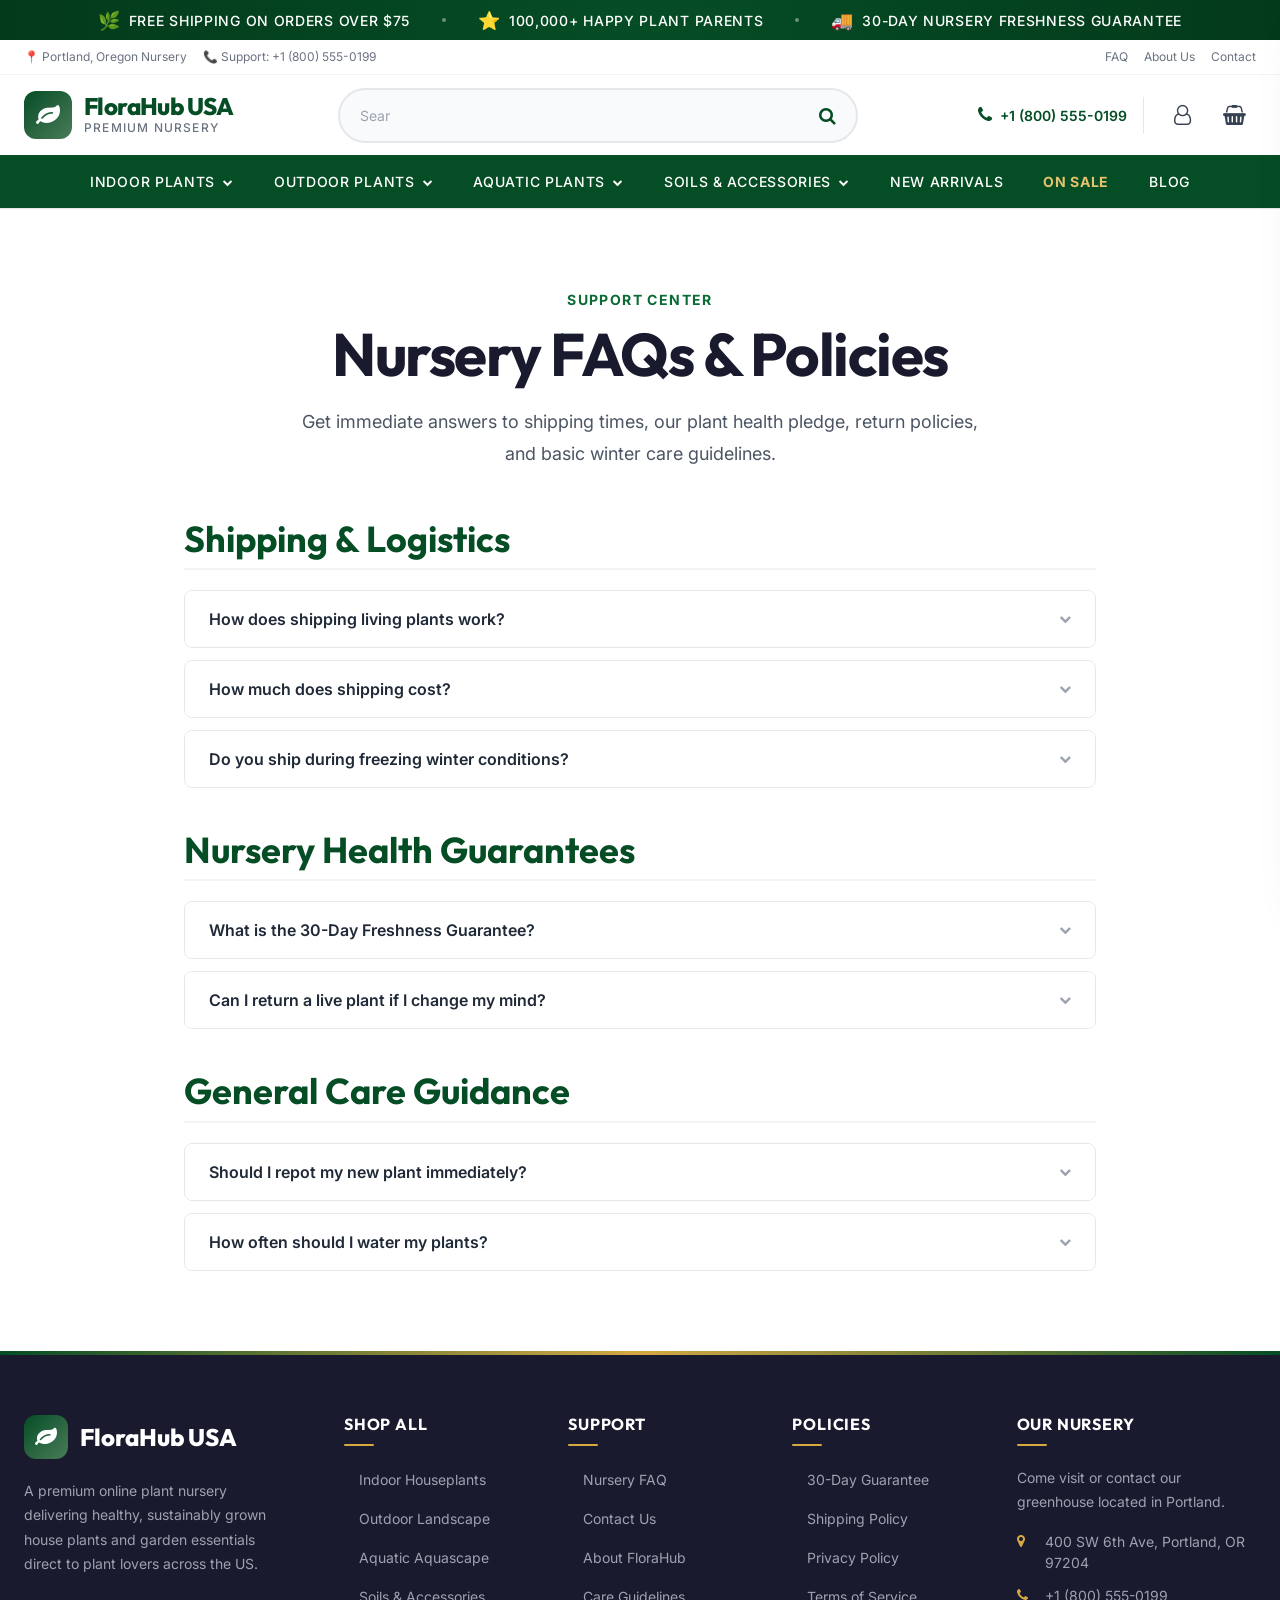
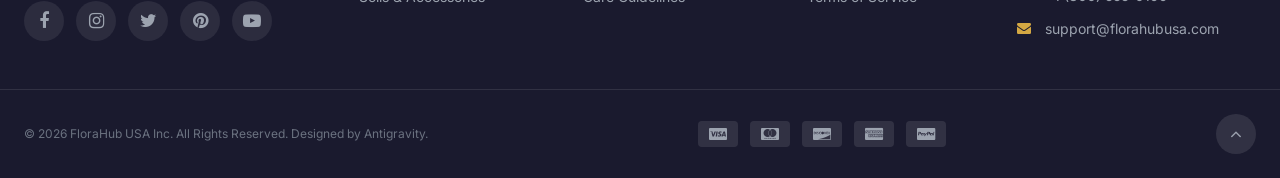
<file: faq.html>
<!DOCTYPE html>
<html lang="en">
<head>
  <meta charset="UTF-8">
  <meta name="viewport" content="width=device-width, initial-scale=1.0">
  <title>Frequently Asked Questions | FloraHub USA</title>
  <meta name="description" content="Find answers to questions about shipping rates, plant health guarantees, returns policies, and plant care at FloraHub.">
  
  <!-- Fonts & Icons -->
  <link rel="preconnect" href="https://fonts.googleapis.com">
  <link rel="preconnect" href="https://fonts.gstatic.com" crossorigin>
  <link href="https://fonts.googleapis.com/css2?family=Inter:wght@300;400;500;600;700;800&family=Outfit:wght@400;500;600;700;800&display=swap" rel="stylesheet">
  <link rel="stylesheet" href="https://cdnjs.cloudflare.com/ajax/libs/font-awesome/4.7.0/css/font-awesome.min.css">

  <!-- Design CSS -->
  <link rel="stylesheet" href="styles/variables.css">
  <link rel="stylesheet" href="styles/base.css">
  <link rel="stylesheet" href="styles/header.css">
  <link rel="stylesheet" href="styles/footer.css">
  
  <style>
    /* Custom FAQ accordion styles */
    .faq-section-title {
      font-family: var(--font-heading);
      color: var(--color-primary);
      margin-top: var(--space-10);
      margin-bottom: var(--space-5);
      border-bottom: 2px solid var(--color-gray-100);
      padding-bottom: var(--space-2);
    }
    .faq-list {
      display: flex;
      flex-direction: column;
      gap: var(--space-3);
    }
    .faq-item {
      background: var(--color-white);
      border: 1px solid var(--color-gray-200);
      border-radius: var(--radius-md);
      overflow: hidden;
      transition: all var(--transition-base);
    }
    .faq-item:hover {
      border-color: var(--color-primary-light);
      box-shadow: var(--shadow-sm);
    }
    .faq-question {
      width: 100%;
      padding: var(--space-4) var(--space-6);
      text-align: left;
      font-weight: var(--font-semibold);
      color: var(--color-gray-800);
      display: flex;
      justify-content: space-between;
      align-items: center;
      background: var(--color-white);
      cursor: pointer;
    }
    .faq-question i {
      font-size: var(--text-xs);
      color: var(--color-gray-400);
      transition: transform var(--transition-base);
    }
    .faq-item.is-active .faq-question {
      background: var(--color-cream);
      color: var(--color-primary-dark);
    }
    .faq-item.is-active .faq-question i {
      transform: rotate(180deg);
      color: var(--color-primary);
    }
    .faq-answer {
      display: none;
      padding: var(--space-5) var(--space-6);
      font-size: var(--text-sm);
      color: var(--color-gray-600);
      line-height: var(--line-height-relaxed);
      border-top: 1px solid var(--color-gray-200);
      background: var(--color-white);
    }
    .faq-item.is-active .faq-answer {
      display: block;
    }
  </style>
</head>
<body>

  <!-- Announcement Bar -->
  <div class="announcement-bar">
    <div class="announcement-bar__inner">
      <div class="announcement-bar__item"><span>🌿</span> FREE SHIPPING ON ORDERS OVER $75</div>
      <div class="announcement-bar__separator"></div>
      <div class="announcement-bar__item"><span>⭐</span> 100,000+ HAPPY PLANT PARENTS</div>
      <div class="announcement-bar__separator"></div>
      <div class="announcement-bar__item"><span>🚚</span> 30-DAY NURSERY FRESHNESS GUARANTEE</div>
    </div>
  </div>

  <!-- Header -->
  <header class="header">
    <div class="header__top">
      <div class="container">
        <div class="header__top-left">
          <span>📍 Portland, Oregon Nursery</span>
          <span>📞 Support: +1 (800) 555-0199</span>
        </div>
        <div class="header__top-right">
          <a href="faq.html" class="header__top-link">FAQ</a>
          <a href="about.html" class="header__top-link">About Us</a>
          <a href="contact.html" class="header__top-link">Contact</a>
        </div>
      </div>
    </div>

    <div class="header__main">
      <div class="container">
        <!-- Hamburger Menu (Mobile) -->
        <button class="header__mobile-toggle" aria-label="Toggle Navigation">
          <i class="fa fa-bars"></i>
        </button>

        <!-- Logo -->
        <div class="header__logo">
          <a href="index.html">
            <div class="header__logo-icon">
              <i class="fa fa-leaf"></i>
            </div>
            <div class="header__logo-text">
              <span class="header__logo-name">FloraHub USA</span>
              <span class="header__logo-tagline">Premium Nursery</span>
            </div>
          </a>
        </div>

        <!-- Search Bar -->
        <div class="header__search">
          <form class="header__search-form">
            <input type="search" class="header__search-input" aria-label="Search Catalog" placeholder="Search for plants...">
            <button type="submit" class="header__search-btn" aria-label="Submit Search">
              <i class="fa fa-search"></i>
            </button>
          </form>
        </div>

        <!-- Header Actions -->
        <div class="header__actions">
          <a href="tel:+18005550199" class="header__phone">
            <i class="fa fa-phone"></i> +1 (800) 555-0199
          </a>
          <a href="#" class="header__action-btn" aria-label="User Account">
            <i class="fa fa-user-o"></i>
          </a>
          <a href="#" class="header__action-btn" aria-label="Shopping Cart">
            <i class="fa fa-shopping-basket"></i>
            <span class="cart-count">0</span>
          </a>
        </div>
      </div>
    </div>

    <!-- Desktop Menu Bar -->
    <nav class="nav">
      <div class="container">
        <ul class="nav__list">
          <li class="nav__item">
            <a href="products.html?category=indoor-houseplants" class="nav__link">
              Indoor Plants <i class="fa fa-chevron-down"></i>
            </a>
            <div class="mega-menu">
              <div class="mega-menu__inner">
                <div class="mega-menu__column">
                  <h4>By Category</h4>
                  <ul class="mega-menu__list">
                    <li><a href="products.html?category=indoor-houseplants"><i class="fa fa-angle-right"></i> Monstera & Philodendrons</a></li>
                    <li><a href="products.html?category=indoor-houseplants"><i class="fa fa-angle-right"></i> Low Light Tolerant</a></li>
                    <li><a href="products.html?category=indoor-houseplants"><i class="fa fa-angle-right"></i> Pet Friendly Plants</a></li>
                    <li><a href="products.html?category=indoor-houseplants"><i class="fa fa-angle-right"></i> Premium Large Palms</a></li>
                  </ul>
                </div>
                <div class="mega-menu__column">
                  <h4>By Care Level</h4>
                  <ul class="mega-menu__list">
                    <li><a href="products.html?category=indoor-houseplants"><i class="fa fa-angle-right"></i> Beginner Friendly (Easy)</a></li>
                    <li><a href="products.html?category=indoor-houseplants"><i class="fa fa-angle-right"></i> Intermediate Collectors</a></li>
                    <li><a href="products.html?category=indoor-houseplants"><i class="fa fa-angle-right"></i> Air Purifying Selections</a></li>
                  </ul>
                </div>
                <div class="mega-menu__featured">
                  <img src="assets/hero-1.png" alt="Featured Indoor Plant">
                  <div class="mega-menu__featured-content">
                    <div class="mega-menu__featured-title">Monstera Deliciosa</div>
                    <a href="product-detail.html?id=1" class="btn btn--primary btn--sm mega-menu__featured-btn">Shop Now</a>
                  </div>
                </div>
              </div>
            </div>
          </li>
          <li class="nav__item">
            <a href="products.html?category=outdoor-landscape" class="nav__link">
              Outdoor Plants <i class="fa fa-chevron-down"></i>
            </a>
            <div class="mega-menu">
              <div class="mega-menu__inner">
                <div class="mega-menu__column">
                  <h4>By Category</h4>
                  <ul class="mega-menu__list">
                    <li><a href="products.html?category=outdoor-landscape"><i class="fa fa-angle-right"></i> Flowering Shrubs</a></li>
                    <li><a href="products.html?category=outdoor-landscape"><i class="fa fa-angle-right"></i> Japanese Maple Trees</a></li>
                    <li><a href="products.html?category=outdoor-landscape"><i class="fa fa-angle-right"></i> Ornamental Grasses</a></li>
                    <li><a href="products.html?category=outdoor-landscape"><i class="fa fa-angle-right"></i> Perennials & Groundcovers</a></li>
                  </ul>
                </div>
                <div class="mega-menu__column">
                  <h4>Nursery Features</h4>
                  <ul class="mega-menu__list">
                    <li><a href="products.html?category=outdoor-landscape"><i class="fa fa-angle-right"></i> Cold Hardy Varieties</a></li>
                    <li><a href="products.html?category=outdoor-landscape"><i class="fa fa-angle-right"></i> Heat Loving Bushes</a></li>
                    <li><a href="products.html?category=outdoor-landscape"><i class="fa fa-angle-right"></i> Fragrant Flowering Plants</a></li>
                  </ul>
                </div>
                <div class="mega-menu__featured">
                  <img src="assets/hero-2.png" alt="Featured Outdoor Plant">
                  <div class="mega-menu__featured-content">
                    <div class="mega-menu__featured-title">Hydrangea Shrub</div>
                    <a href="product-detail.html?id=31" class="btn btn--primary btn--sm mega-menu__featured-btn">Shop Shrubbery</a>
                  </div>
                </div>
              </div>
            </div>
          </li>
          <li class="nav__item">
            <a href="products.html?category=aquatic-plants" class="nav__link">
              Aquatic Plants <i class="fa fa-chevron-down"></i>
            </a>
            <div class="dropdown">
              <a href="products.html?category=aquatic-plants">Freshwater Aquascaping</a>
              <a href="products.html?category=aquatic-plants">Tissue Culture Cups</a>
              <a href="products.html?category=aquatic-plants">Floating Pond Selections</a>
              <a href="products.html?category=aquatic-plants">Potted Moss & Ferns</a>
            </div>
          </li>
          <li class="nav__item">
            <a href="products.html?category=soils-accessories" class="nav__link">
              Soils & Accessories <i class="fa fa-chevron-down"></i>
            </a>
            <div class="dropdown">
              <a href="products.html?category=soils-accessories">Premium Potting Mixes</a>
              <a href="products.html?category=soils-accessories">Organic Fertilizer</a>
              <a href="products.html?category=soils-accessories">Ceramic Planters</a>
              <a href="products.html?category=soils-accessories">Nursery Pruning Tools</a>
            </div>
          </li>
          <li class="nav__item"><a href="products.html?sort=newest" class="nav__link">New Arrivals</a></li>
          <li class="nav__item"><a href="products.html?sort=price-low-high" class="nav__link nav__link--sale">On Sale</a></li>
          <li class="nav__item"><a href="blog.html" class="nav__link">Blog</a></li>
        </ul>
      </div>
    </nav>
  </header>

  <!-- Mobile Sidebar Menu -->
  <aside class="mobile-nav">
    <div class="mobile-nav__header">
      <h3 style="font-family: var(--font-heading); color: var(--color-primary); font-weight:var(--font-bold); display:flex; align-items:center; gap:8px;">
        <i class="fa fa-leaf"></i> FloraHub USA
      </h3>
      <button class="mobile-nav__close" aria-label="Close Navigation">&times;</button>
    </div>
    <ul class="mobile-nav__list">
      <li>
        <a href="#" class="mobile-nav__link mobile-nav__link--has-submenu">Indoor Plants <i class="fa fa-chevron-down"></i></a>
        <div class="mobile-nav__submenu">
          <a href="products.html?category=indoor-houseplants">All Indoor Houseplants</a>
          <a href="products.html?category=indoor-houseplants">Easy Care Plants</a>
          <a href="products.html?category=indoor-houseplants">Pet Friendly Plants</a>
        </div>
      </li>
      <li>
        <a href="#" class="mobile-nav__link mobile-nav__link--has-submenu">Outdoor Plants <i class="fa fa-chevron-down"></i></a>
        <div class="mobile-nav__submenu">
          <a href="products.html?category=outdoor-landscape">All Outdoor Landscape</a>
          <a href="products.html?category=outdoor-landscape">Flowering Bushes</a>
          <a href="products.html?category=outdoor-landscape">Evergreen Trees</a>
        </div>
      </li>
      <li><a href="products.html?category=aquatic-plants" class="mobile-nav__link">Aquatic Plants</a></li>
      <li><a href="products.html?category=soils-accessories" class="mobile-nav__link">Soils & Accessories</a></li>
      <li><a href="products.html?sort=newest" class="mobile-nav__link">New Arrivals</a></li>
      <li><a href="products.html?sort=price-low-high" class="mobile-nav__link" style="color:var(--color-sale);">On Sale</a></li>
      <li><a href="blog.html" class="mobile-nav__link">Nursery Blog</a></li>
    </ul>
    <div class="mobile-nav__footer">
      <div class="mobile-nav__contact">
        <span>📍 Portland, Oregon, US</span>
        <span>✉️ support@florahubusa.com</span>
        <a href="tel:+18005550199"><i class="fa fa-phone"></i> +1 (800) 555-0199</a>
      </div>
    </div>
  </aside>

  <!-- FAQ Contents -->
  <main class="container-narrow section-padding">
    <div class="section-header">
      <span class="section-header__subtitle">Support Center</span>
      <h1 class="section-header__title">Nursery FAQs & Policies</h1>
      <p class="section-header__description">Get immediate answers to shipping times, our plant health pledge, return policies, and basic winter care guidelines.</p>
    </div>

    <!-- Section: Shipping & Logistics -->
    <h3 class="faq-section-title">Shipping & Logistics</h3>
    <div class="faq-list">
      <div class="faq-item">
        <button class="faq-question">How does shipping living plants work? <i class="fa fa-chevron-down"></i></button>
        <div class="faq-answer">
          <p>We pack each plant meticulously using custom organic cellulose wraps that lock in root moisture, secure soil from spilling, and shield leaves from crushing. Our plants are suspended securely inside study corrugated boxes, ensuring they remain upright and breathe during transit.</p>
        </div>
      </div>
      <div class="faq-item">
        <button class="faq-question">How much does shipping cost? <i class="fa fa-chevron-down"></i></button>
        <div class="faq-answer">
          <p>We offer <strong>FREE SHIPPING</strong> across the continental United States for all orders totaling $75 or more. For orders under $75, we charge a flat shipping rate of $12.99 to cover thermal protective wraps and secure parcel handling.</p>
        </div>
      </div>
      <div class="faq-item">
        <button class="faq-question">Do you ship during freezing winter conditions? <i class="fa fa-chevron-down"></i></button>
        <div class="faq-answer">
          <p>Yes, we ship plants year-round. During cold winter spells, we insert customized, non-toxic heat packs into the shipping boxes and wrap root containers in double insulating sleeves to prevent cellular frostbite during delivery.</p>
        </div>
      </div>
    </div>

    <!-- Section: Plant Health & Guarantees -->
    <h3 class="faq-section-title">Nursery Health Guarantees</h3>
    <div class="faq-list">
      <div class="faq-item">
        <button class="faq-question">What is the 30-Day Freshness Guarantee? <i class="fa fa-chevron-down"></i></button>
        <div class="faq-answer">
          <p>We pledge that all plant stock leaves our Oregon greenhouse in peak condition. If your plant arrives damaged or decays within 30 days of receipt, email a photo of the specimen to <strong>support@florahubusa.com</strong> along with your order number. Our horticulturists will assess the issue and ship a replacement plant immediately, completely free.</p>
        </div>
      </div>
      <div class="faq-item">
        <button class="faq-question">Can I return a live plant if I change my mind? <i class="fa fa-chevron-down"></i></button>
        <div class="faq-answer">
          <p>Because live plants are perishable organisms, shipping them back builds up foliage stress that usually decays the plant. Therefore, we do not accept physical returns of plants. If you are unsatisfied, contact our team with photos and we'll refund or replace it under our guarantee.</p>
        </div>
      </div>
    </div>

    <!-- Section: Plant care -->
    <h3 class="faq-section-title">General Care Guidance</h3>
    <div class="faq-list">
      <div class="faq-item">
        <button class="faq-question">Should I repot my new plant immediately? <i class="fa fa-chevron-down"></i></button>
        <div class="faq-answer">
          <p>No, we recommend waiting at least 2 to 3 weeks before repotting. Traveling in a dark parcel causes minor stress. Allowing your plant to acclimate to your home's humidity, temperature levels, and light exposures in its original nursery pot prevents transplant shock.</p>
        </div>
      </div>
      <div class="faq-item">
        <button class="faq-question">How often should I water my plants? <i class="fa fa-chevron-down"></i></button>
        <div class="faq-answer">
          <p>Water schedules depend on the specific genus and light exposure. As a general nursery rule: check the soil dryness before watering. For tropical indoor plants, water when the top 2 inches of soil feel dry. For succulents, let the entire pot dry completely before soaking.</p>
        </div>
      </div>
    </div>
  </main>

  <!-- Footer -->
  <footer class="footer">
    <div class="footer__main">
      <div class="container">
        <div class="footer__grid">
          <div class="footer__brand">
            <div class="footer__logo">
              <div class="footer__logo-icon"><i class="fa fa-leaf"></i></div>
              <span class="footer__logo-text">FloraHub USA</span>
            </div>
            <p class="footer__description">A premium online plant nursery delivering healthy, sustainably grown house plants and garden essentials direct to plant lovers across the US.</p>
            <div class="footer__social">
              <a href="#" class="footer__social-link footer__social-link--fb" aria-label="Facebook"><i class="fa fa-facebook"></i></a>
              <a href="#" class="footer__social-link footer__social-link--ig" aria-label="Instagram"><i class="fa fa-instagram"></i></a>
              <a href="#" class="footer__social-link footer__social-link--tw" aria-label="Twitter"><i class="fa fa-twitter"></i></a>
              <a href="#" class="footer__social-link footer__social-link--pt" aria-label="Pinterest"><i class="fa fa-pinterest"></i></a>
              <a href="#" class="footer__social-link footer__social-link--yt" aria-label="YouTube"><i class="fa fa-youtube-play"></i></a>
            </div>
          </div>

          <div>
            <h4 class="footer__column-title">Shop All</h4>
            <ul class="footer__links">
              <li><a href="products.html?category=indoor-houseplants">Indoor Houseplants</a></li>
              <li><a href="products.html?category=outdoor-landscape">Outdoor Landscape</a></li>
              <li><a href="products.html?category=aquatic-plants">Aquatic Aquascape</a></li>
              <li><a href="products.html?category=soils-accessories">Soils & Accessories</a></li>
            </ul>
          </div>

          <div>
            <h4 class="footer__column-title">Support</h4>
            <ul class="footer__links">
              <li><a href="faq.html">Nursery FAQ</a></li>
              <li><a href="contact.html">Contact Us</a></li>
              <li><a href="about.html">About FloraHub</a></li>
              <li><a href="faq.html">Care Guidelines</a></li>
            </ul>
          </div>

          <div>
            <h4 class="footer__column-title">Policies</h4>
            <ul class="footer__links">
              <li><a href="faq.html">30-Day Guarantee</a></li>
              <li><a href="faq.html">Shipping Policy</a></li>
              <li><a href="faq.html">Privacy Policy</a></li>
              <li><a href="faq.html">Terms of Service</a></li>
            </ul>
          </div>

          <div class="footer__newsletter">
            <h4 class="footer__column-title">Our Nursery</h4>
            <p>Come visit or contact our greenhouse located in Portland.</p>
            <div class="footer__contact">
              <div class="footer__contact-item">
                <i class="fa fa-map-marker"></i>
                <span>400 SW 6th Ave, Portland, OR 97204</span>
              </div>
              <div class="footer__contact-item">
                <i class="fa fa-phone"></i>
                <span>+1 (800) 555-0199</span>
              </div>
              <div class="footer__contact-item">
                <i class="fa fa-envelope"></i>
                <span>support@florahubusa.com</span>
              </div>
            </div>
          </div>
        </div>
      </div>
    </div>

    <div class="footer__bottom">
      <div class="container">
        <span class="footer__copyright">&copy; 2026 FloraHub USA Inc. All Rights Reserved. Designed by Antigravity.</span>
        <div class="footer__payments">
          <div class="footer__payment-icon"><i class="fa fa-cc-visa"></i></div>
          <div class="footer__payment-icon"><i class="fa fa-cc-mastercard"></i></div>
          <div class="footer__payment-icon"><i class="fa fa-cc-discover"></i></div>
          <div class="footer__payment-icon"><i class="fa fa-cc-amex"></i></div>
          <div class="footer__payment-icon"><i class="fa fa-cc-paypal"></i></div>
        </div>
        <button class="footer__back-to-top" aria-label="Back to Top"><i class="fa fa-angle-up"></i></button>
      </div>
    </div>
  </footer>

  <!-- Scripts -->
  <script src="js/main.js"></script>
  <script src="js/cart.js"></script>
  <script>
    // Simple FAQ accordion toggle
    document.addEventListener('DOMContentLoaded', () => {
      const items = document.querySelectorAll('.faq-item');
      items.forEach(item => {
        const question = item.querySelector('.faq-question');
        question.addEventListener('click', () => {
          const isActive = item.classList.contains('is-active');
          
          // Close other accordion items
          items.forEach(i => i.classList.remove('is-active'));
          
          if (!isActive) {
            item.classList.add('is-active');
          }
        });
      });
    });
  </script>
</body>
</html>
</file>
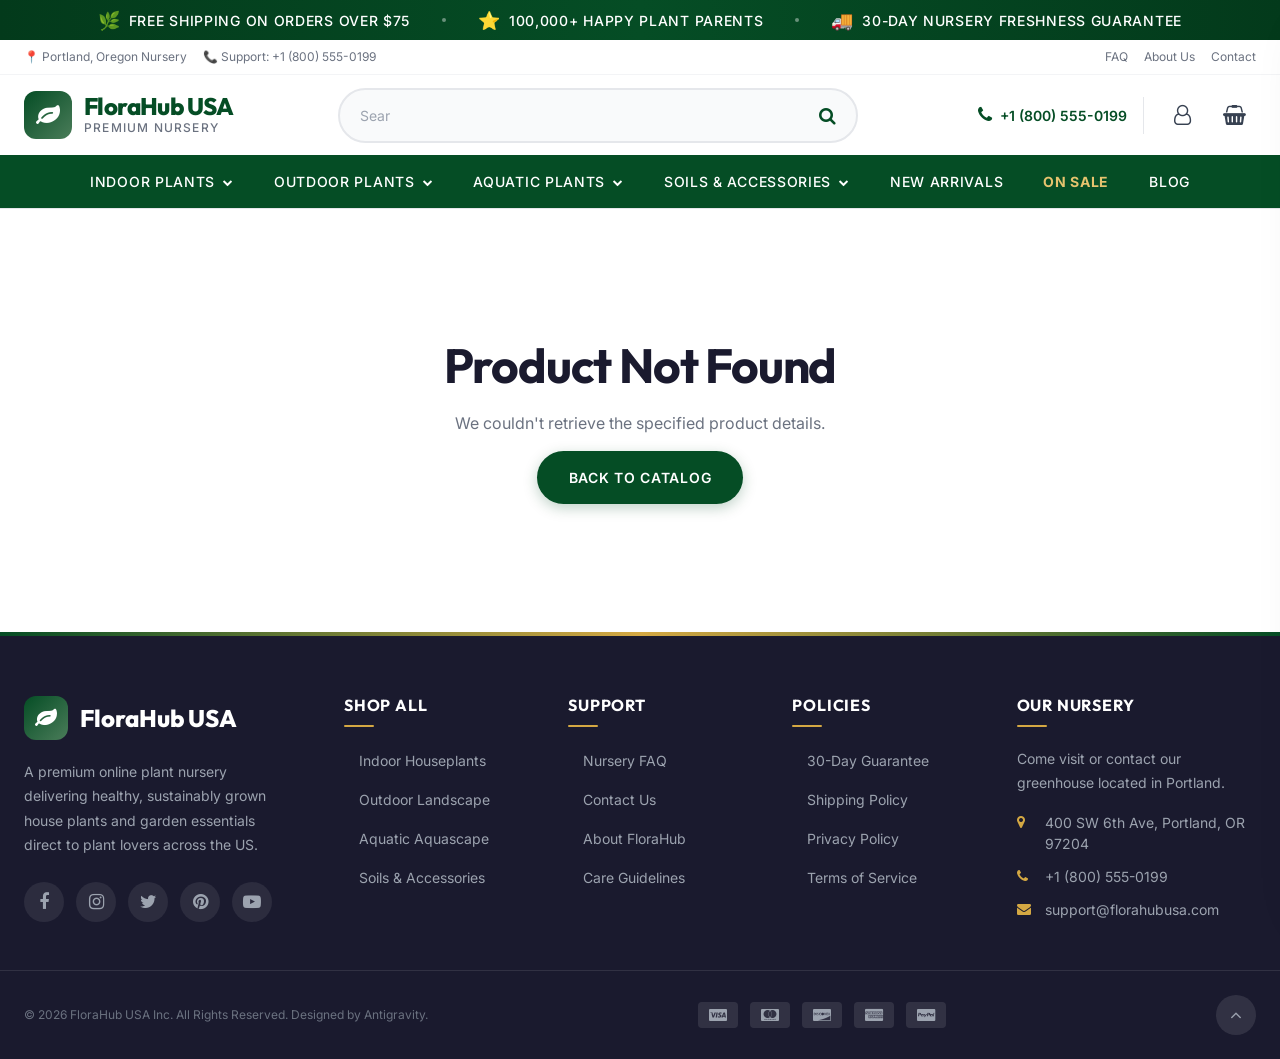
<file: product-detail.html>
<!DOCTYPE html>
<html lang="en">
<head>
  <meta charset="UTF-8">
  <meta name="viewport" content="width=device-width, initial-scale=1.0">
  <title>Plant Details | FloraHub USA</title>
  <meta name="description" content="View descriptions, sizing, water demands, sun exposure levels, and ordering information for this nursery selection at FloraHub.">
  
  <!-- Fonts & Icons -->
  <link rel="preconnect" href="https://fonts.googleapis.com">
  <link rel="preconnect" href="https://fonts.gstatic.com" crossorigin>
  <link href="https://fonts.googleapis.com/css2?family=Inter:wght@300;400;500;600;700;800&family=Outfit:wght@400;500;600;700;800&display=swap" rel="stylesheet">
  <link rel="stylesheet" href="https://cdnjs.cloudflare.com/ajax/libs/font-awesome/4.7.0/css/font-awesome.min.css">

  <!-- Design CSS -->
  <link rel="stylesheet" href="styles/variables.css">
  <link rel="stylesheet" href="styles/base.css">
  <link rel="stylesheet" href="styles/header.css">
  <link rel="stylesheet" href="styles/products.css">
  <link rel="stylesheet" href="styles/footer.css">
</head>
<body>

  <!-- Announcement Bar -->
  <div class="announcement-bar">
    <div class="announcement-bar__inner">
      <div class="announcement-bar__item"><span>🌿</span> FREE SHIPPING ON ORDERS OVER $75</div>
      <div class="announcement-bar__separator"></div>
      <div class="announcement-bar__item"><span>⭐</span> 100,000+ HAPPY PLANT PARENTS</div>
      <div class="announcement-bar__separator"></div>
      <div class="announcement-bar__item"><span>🚚</span> 30-DAY NURSERY FRESHNESS GUARANTEE</div>
    </div>
  </div>

  <!-- Header -->
  <header class="header">
    <div class="header__top">
      <div class="container">
        <div class="header__top-left">
          <span>📍 Portland, Oregon Nursery</span>
          <span>📞 Support: +1 (800) 555-0199</span>
        </div>
        <div class="header__top-right">
          <a href="faq.html" class="header__top-link">FAQ</a>
          <a href="about.html" class="header__top-link">About Us</a>
          <a href="contact.html" class="header__top-link">Contact</a>
        </div>
      </div>
    </div>

    <div class="header__main">
      <div class="container">
        <!-- Hamburger Menu (Mobile) -->
        <button class="header__mobile-toggle" aria-label="Toggle Navigation">
          <i class="fa fa-bars"></i>
        </button>

        <!-- Logo -->
        <div class="header__logo">
          <a href="index.html">
            <div class="header__logo-icon">
              <i class="fa fa-leaf"></i>
            </div>
            <div class="header__logo-text">
              <span class="header__logo-name">FloraHub USA</span>
              <span class="header__logo-tagline">Premium Nursery</span>
            </div>
          </a>
        </div>

        <!-- Search Bar -->
        <div class="header__search">
          <form class="header__search-form">
            <input type="search" class="header__search-input" aria-label="Search Catalog" placeholder="Search for plants...">
            <button type="submit" class="header__search-btn" aria-label="Submit Search">
              <i class="fa fa-search"></i>
            </button>
          </form>
        </div>

        <!-- Header Actions -->
        <div class="header__actions">
          <a href="tel:+18005550199" class="header__phone">
            <i class="fa fa-phone"></i> +1 (800) 555-0199
          </a>
          <a href="#" class="header__action-btn" aria-label="User Account">
            <i class="fa fa-user-o"></i>
          </a>
          <a href="#" class="header__action-btn" aria-label="Shopping Cart">
            <i class="fa fa-shopping-basket"></i>
            <span class="cart-count">0</span>
          </a>
        </div>
      </div>
    </div>

    <!-- Desktop Menu Bar -->
    <nav class="nav">
      <div class="container">
        <ul class="nav__list">
          <li class="nav__item">
            <a href="products.html?category=indoor-houseplants" class="nav__link">
              Indoor Plants <i class="fa fa-chevron-down"></i>
            </a>
            <div class="mega-menu">
              <div class="mega-menu__inner">
                <div class="mega-menu__column">
                  <h4>By Category</h4>
                  <ul class="mega-menu__list">
                    <li><a href="products.html?category=indoor-houseplants"><i class="fa fa-angle-right"></i> Monstera & Philodendrons</a></li>
                    <li><a href="products.html?category=indoor-houseplants"><i class="fa fa-angle-right"></i> Low Light Tolerant</a></li>
                    <li><a href="products.html?category=indoor-houseplants"><i class="fa fa-angle-right"></i> Pet Friendly Plants</a></li>
                    <li><a href="products.html?category=indoor-houseplants"><i class="fa fa-angle-right"></i> Premium Large Palms</a></li>
                  </ul>
                </div>
                <div class="mega-menu__column">
                  <h4>By Care Level</h4>
                  <ul class="mega-menu__list">
                    <li><a href="products.html?category=indoor-houseplants"><i class="fa fa-angle-right"></i> Beginner Friendly (Easy)</a></li>
                    <li><a href="products.html?category=indoor-houseplants"><i class="fa fa-angle-right"></i> Intermediate Collectors</a></li>
                    <li><a href="products.html?category=indoor-houseplants"><i class="fa fa-angle-right"></i> Air Purifying Selections</a></li>
                  </ul>
                </div>
                <div class="mega-menu__featured">
                  <img src="assets/hero-1.png" alt="Featured Indoor Plant">
                  <div class="mega-menu__featured-content">
                    <div class="mega-menu__featured-title">Monstera Deliciosa</div>
                    <a href="product-detail.html?id=1" class="btn btn--primary btn--sm mega-menu__featured-btn">Shop Now</a>
                  </div>
                </div>
              </div>
            </div>
          </li>
          <li class="nav__item">
            <a href="products.html?category=outdoor-landscape" class="nav__link">
              Outdoor Plants <i class="fa fa-chevron-down"></i>
            </a>
            <div class="mega-menu">
              <div class="mega-menu__inner">
                <div class="mega-menu__column">
                  <h4>By Category</h4>
                  <ul class="mega-menu__list">
                    <li><a href="products.html?category=outdoor-landscape"><i class="fa fa-angle-right"></i> Flowering Shrubs</a></li>
                    <li><a href="products.html?category=outdoor-landscape"><i class="fa fa-angle-right"></i> Japanese Maple Trees</a></li>
                    <li><a href="products.html?category=outdoor-landscape"><i class="fa fa-angle-right"></i> Ornamental Grasses</a></li>
                    <li><a href="products.html?category=outdoor-landscape"><i class="fa fa-angle-right"></i> Perennials & Groundcovers</a></li>
                  </ul>
                </div>
                <div class="mega-menu__column">
                  <h4>Nursery Features</h4>
                  <ul class="mega-menu__list">
                    <li><a href="products.html?category=outdoor-landscape"><i class="fa fa-angle-right"></i> Cold Hardy Varieties</a></li>
                    <li><a href="products.html?category=outdoor-landscape"><i class="fa fa-angle-right"></i> Heat Loving Bushes</a></li>
                    <li><a href="products.html?category=outdoor-landscape"><i class="fa fa-angle-right"></i> Fragrant Flowering Plants</a></li>
                  </ul>
                </div>
                <div class="mega-menu__featured">
                  <img src="assets/hero-2.png" alt="Featured Outdoor Plant">
                  <div class="mega-menu__featured-content">
                    <div class="mega-menu__featured-title">Hydrangea Shrub</div>
                    <a href="product-detail.html?id=31" class="btn btn--primary btn--sm mega-menu__featured-btn">Shop Shrubbery</a>
                  </div>
                </div>
              </div>
            </div>
          </li>
          <li class="nav__item">
            <a href="products.html?category=aquatic-plants" class="nav__link">
              Aquatic Plants <i class="fa fa-chevron-down"></i>
            </a>
            <div class="dropdown">
              <a href="products.html?category=aquatic-plants">Freshwater Aquascaping</a>
              <a href="products.html?category=aquatic-plants">Tissue Culture Cups</a>
              <a href="products.html?category=aquatic-plants">Floating Pond Selections</a>
              <a href="products.html?category=aquatic-plants">Potted Moss & Ferns</a>
            </div>
          </li>
          <li class="nav__item">
            <a href="products.html?category=soils-accessories" class="nav__link">
              Soils & Accessories <i class="fa fa-chevron-down"></i>
            </a>
            <div class="dropdown">
              <a href="products.html?category=soils-accessories">Premium Potting Mixes</a>
              <a href="products.html?category=soils-accessories">Organic Fertilizer</a>
              <a href="products.html?category=soils-accessories">Ceramic Planters</a>
              <a href="products.html?category=soils-accessories">Nursery Pruning Tools</a>
            </div>
          </li>
          <li class="nav__item"><a href="products.html?sort=newest" class="nav__link">New Arrivals</a></li>
          <li class="nav__item"><a href="products.html?sort=price-low-high" class="nav__link nav__link--sale">On Sale</a></li>
          <li class="nav__item"><a href="blog.html" class="nav__link">Blog</a></li>
        </ul>
      </div>
    </nav>
  </header>

  <!-- Mobile Sidebar Menu -->
  <aside class="mobile-nav">
    <div class="mobile-nav__header">
      <h3 style="font-family: var(--font-heading); color: var(--color-primary); font-weight:var(--font-bold); display:flex; align-items:center; gap:8px;">
        <i class="fa fa-leaf"></i> FloraHub USA
      </h3>
      <button class="mobile-nav__close" aria-label="Close Navigation">&times;</button>
    </div>
    <ul class="mobile-nav__list">
      <li>
        <a href="#" class="mobile-nav__link mobile-nav__link--has-submenu">Indoor Plants <i class="fa fa-chevron-down"></i></a>
        <div class="mobile-nav__submenu">
          <a href="products.html?category=indoor-houseplants">All Indoor Houseplants</a>
          <a href="products.html?category=indoor-houseplants">Easy Care Plants</a>
          <a href="products.html?category=indoor-houseplants">Pet Friendly Plants</a>
        </div>
      </li>
      <li>
        <a href="#" class="mobile-nav__link mobile-nav__link--has-submenu">Outdoor Plants <i class="fa fa-chevron-down"></i></a>
        <div class="mobile-nav__submenu">
          <a href="products.html?category=outdoor-landscape">All Outdoor Landscape</a>
          <a href="products.html?category=outdoor-landscape">Flowering Bushes</a>
          <a href="products.html?category=outdoor-landscape">Evergreen Trees</a>
        </div>
      </li>
      <li><a href="products.html?category=aquatic-plants" class="mobile-nav__link">Aquatic Plants</a></li>
      <li><a href="products.html?category=soils-accessories" class="mobile-nav__link">Soils & Accessories</a></li>
      <li><a href="products.html?sort=newest" class="mobile-nav__link">New Arrivals</a></li>
      <li><a href="products.html?sort=price-low-high" class="mobile-nav__link" style="color:var(--color-sale);">On Sale</a></li>
      <li><a href="blog.html" class="mobile-nav__link">Nursery Blog</a></li>
    </ul>
    <div class="mobile-nav__footer">
      <div class="mobile-nav__contact">
        <span>📍 Portland, Oregon, US</span>
        <span>✉️ support@florahubusa.com</span>
        <a href="tel:+18005550199"><i class="fa fa-phone"></i> +1 (800) 555-0199</a>
      </div>
    </div>
  </aside>

  <!-- Product Detail Content Area -->
  <main class="container section-padding" id="product-detail-container">
    <!-- Loaded dynamically via products.js -->
    <div style="text-align: center; color: var(--color-gray-400); padding: var(--space-20) 0;">
      <i class="fa fa-spinner fa-spin fa-3x"></i>
      <p style="margin-top: var(--space-4);">Examining plant specimen health from greenhouse...</p>
    </div>
  </main>

  <!-- Footer -->
  <footer class="footer">
    <div class="footer__main">
      <div class="container">
        <div class="footer__grid">
          <div class="footer__brand">
            <div class="footer__logo">
              <div class="footer__logo-icon"><i class="fa fa-leaf"></i></div>
              <span class="footer__logo-text">FloraHub USA</span>
            </div>
            <p class="footer__description">A premium online plant nursery delivering healthy, sustainably grown house plants and garden essentials direct to plant lovers across the US.</p>
            <div class="footer__social">
              <a href="#" class="footer__social-link footer__social-link--fb" aria-label="Facebook"><i class="fa fa-facebook"></i></a>
              <a href="#" class="footer__social-link footer__social-link--ig" aria-label="Instagram"><i class="fa fa-instagram"></i></a>
              <a href="#" class="footer__social-link footer__social-link--tw" aria-label="Twitter"><i class="fa fa-twitter"></i></a>
              <a href="#" class="footer__social-link footer__social-link--pt" aria-label="Pinterest"><i class="fa fa-pinterest"></i></a>
              <a href="#" class="footer__social-link footer__social-link--yt" aria-label="YouTube"><i class="fa fa-youtube-play"></i></a>
            </div>
          </div>

          <div>
            <h4 class="footer__column-title">Shop All</h4>
            <ul class="footer__links">
              <li><a href="products.html?category=indoor-houseplants">Indoor Houseplants</a></li>
              <li><a href="products.html?category=outdoor-landscape">Outdoor Landscape</a></li>
              <li><a href="products.html?category=aquatic-plants">Aquatic Aquascape</a></li>
              <li><a href="products.html?category=soils-accessories">Soils & Accessories</a></li>
            </ul>
          </div>

          <div>
            <h4 class="footer__column-title">Support</h4>
            <ul class="footer__links">
              <li><a href="faq.html">Nursery FAQ</a></li>
              <li><a href="contact.html">Contact Us</a></li>
              <li><a href="about.html">About FloraHub</a></li>
              <li><a href="faq.html">Care Guidelines</a></li>
            </ul>
          </div>

          <div>
            <h4 class="footer__column-title">Policies</h4>
            <ul class="footer__links">
              <li><a href="faq.html">30-Day Guarantee</a></li>
              <li><a href="faq.html">Shipping Policy</a></li>
              <li><a href="faq.html">Privacy Policy</a></li>
              <li><a href="faq.html">Terms of Service</a></li>
            </ul>
          </div>

          <div class="footer__newsletter">
            <h4 class="footer__column-title">Our Nursery</h4>
            <p>Come visit or contact our greenhouse located in Portland.</p>
            <div class="footer__contact">
              <div class="footer__contact-item">
                <i class="fa fa-map-marker"></i>
                <span>400 SW 6th Ave, Portland, OR 97204</span>
              </div>
              <div class="footer__contact-item">
                <i class="fa fa-phone"></i>
                <span>+1 (800) 555-0199</span>
              </div>
              <div class="footer__contact-item">
                <i class="fa fa-envelope"></i>
                <span>support@florahubusa.com</span>
              </div>
            </div>
          </div>
        </div>
      </div>
    </div>

    <div class="footer__bottom">
      <div class="container">
        <span class="footer__copyright">&copy; 2026 FloraHub USA Inc. All Rights Reserved. Designed by Antigravity.</span>
        <div class="footer__payments">
          <div class="footer__payment-icon"><i class="fa fa-cc-visa"></i></div>
          <div class="footer__payment-icon"><i class="fa fa-cc-mastercard"></i></div>
          <div class="footer__payment-icon"><i class="fa fa-cc-discover"></i></div>
          <div class="footer__payment-icon"><i class="fa fa-cc-amex"></i></div>
          <div class="footer__payment-icon"><i class="fa fa-cc-paypal"></i></div>
        </div>
        <button class="footer__back-to-top" aria-label="Back to Top"><i class="fa fa-angle-up"></i></button>
      </div>
    </div>
  </footer>

  <!-- Scripts -->
  <script src="js/main.js"></script>
  <script src="js/cart.js"></script>
  <script src="js/animations.js"></script>
  <script src="js/products-data.js"></script>
  <script src="js/products.js"></script>
</body>
</html>
</file>
<file: styles/variables.css>
/* ============================================
   FloraHub USA — Design Token System
   ============================================ */

:root {
  /* ── Primary Colors ── */
  --color-primary: #054d25;
  --color-primary-light: #0a6b35;
  --color-primary-lighter: #2d6a4f;
  --color-primary-dark: #033a1b;
  --color-primary-rgb: 5, 77, 37;

  /* ── Accent Colors ── */
  --color-accent: #d4a843;
  --color-accent-light: #e5c36e;
  --color-accent-dark: #b8922e;
  --color-accent-rgb: 212, 168, 67;

  /* ── Secondary / Earthy Tones ── */
  --color-sage: #8fbc8f;
  --color-sage-light: #b5d5b5;
  --color-terracotta: #c47a5a;
  --color-moss: #4a7c59;
  --color-bark: #6b4226;

  /* ── Neutrals ── */
  --color-white: #ffffff;
  --color-cream: #faf8f5;
  --color-cream-dark: #f0ede8;
  --color-gray-50: #f9fafb;
  --color-gray-100: #f3f4f6;
  --color-gray-200: #e5e7eb;
  --color-gray-300: #d1d5db;
  --color-gray-400: #9ca3af;
  --color-gray-500: #6b7280;
  --color-gray-600: #4b5563;
  --color-gray-700: #374151;
  --color-gray-800: #1f2937;
  --color-gray-900: #111827;
  --color-charcoal: #1a1a2e;

  /* ── Semantic Colors ── */
  --color-success: #059669;
  --color-warning: #d97706;
  --color-error: #dc2626;
  --color-info: #2563eb;
  --color-sale: #dc2626;
  --color-new-badge: #059669;
  --color-best-seller-badge: #d4a843;

  /* ── Star Rating ── */
  --color-star: #f59e0b;
  --color-star-empty: #d1d5db;

  /* ── Typography ── */
  --font-heading: 'Outfit', sans-serif;
  --font-body: 'Inter', sans-serif;

  --text-xs: 0.75rem;     /* 12px */
  --text-sm: 0.875rem;    /* 14px */
  --text-base: 1rem;      /* 16px */
  --text-md: 1.125rem;    /* 18px */
  --text-lg: 1.25rem;     /* 20px */
  --text-xl: 1.5rem;      /* 24px */
  --text-2xl: 1.875rem;   /* 30px */
  --text-3xl: 2.25rem;    /* 36px */
  --text-4xl: 3rem;       /* 48px */
  --text-5xl: 3.75rem;    /* 60px */

  --font-light: 300;
  --font-regular: 400;
  --font-medium: 500;
  --font-semibold: 600;
  --font-bold: 700;
  --font-extrabold: 800;

  --line-height-tight: 1.2;
  --line-height-normal: 1.5;
  --line-height-relaxed: 1.75;
  --letter-spacing-tight: -0.025em;
  --letter-spacing-normal: 0;
  --letter-spacing-wide: 0.05em;
  --letter-spacing-wider: 0.1em;

  /* ── Spacing ── */
  --space-1: 0.25rem;    /* 4px */
  --space-2: 0.5rem;     /* 8px */
  --space-3: 0.75rem;    /* 12px */
  --space-4: 1rem;       /* 16px */
  --space-5: 1.25rem;    /* 20px */
  --space-6: 1.5rem;     /* 24px */
  --space-8: 2rem;       /* 32px */
  --space-10: 2.5rem;    /* 40px */
  --space-12: 3rem;      /* 48px */
  --space-16: 4rem;      /* 64px */
  --space-20: 5rem;      /* 80px */
  --space-24: 6rem;      /* 96px */

  /* ── Container ── */
  --container-max: 1400px;
  --container-narrow: 960px;
  --container-padding: var(--space-6);

  /* ── Border Radius ── */
  --radius-sm: 4px;
  --radius-md: 8px;
  --radius-lg: 12px;
  --radius-xl: 16px;
  --radius-2xl: 24px;
  --radius-full: 9999px;

  /* ── Shadows ── */
  --shadow-sm: 0 1px 2px rgba(0, 0, 0, 0.05);
  --shadow-md: 0 4px 6px -1px rgba(0, 0, 0, 0.07), 0 2px 4px -2px rgba(0, 0, 0, 0.05);
  --shadow-lg: 0 10px 15px -3px rgba(0, 0, 0, 0.08), 0 4px 6px -4px rgba(0, 0, 0, 0.05);
  --shadow-xl: 0 20px 25px -5px rgba(0, 0, 0, 0.1), 0 8px 10px -6px rgba(0, 0, 0, 0.05);
  --shadow-2xl: 0 25px 50px -12px rgba(0, 0, 0, 0.15);
  --shadow-inner: inset 0 2px 4px rgba(0, 0, 0, 0.05);
  --shadow-glow: 0 0 20px rgba(var(--color-primary-rgb), 0.15);
  --shadow-card-hover: 0 14px 28px rgba(0, 0, 0, 0.1), 0 10px 10px rgba(0, 0, 0, 0.06);

  /* ── Transitions ── */
  --transition-fast: 150ms ease;
  --transition-base: 250ms ease;
  --transition-slow: 400ms ease;
  --transition-spring: 500ms cubic-bezier(0.34, 1.56, 0.64, 1);

  /* ── Z-Index ── */
  --z-dropdown: 100;
  --z-sticky: 200;
  --z-fixed: 300;
  --z-modal-backdrop: 400;
  --z-modal: 500;
  --z-tooltip: 600;
  --z-toast: 700;

  /* ── Header Heights ── */
  --announcement-height: 40px;
  --header-height: 80px;
  --nav-height: 50px;
  --header-total: calc(var(--announcement-height) + var(--header-height) + var(--nav-height));
}

/* ── Responsive Adjustments ── */
@media (max-width: 1024px) {
  :root {
    --container-padding: var(--space-5);
    --text-5xl: 3rem;
    --text-4xl: 2.25rem;
    --text-3xl: 1.875rem;
  }
}

@media (max-width: 768px) {
  :root {
    --container-padding: var(--space-4);
    --text-5xl: 2.25rem;
    --text-4xl: 1.875rem;
    --text-3xl: 1.5rem;
    --text-2xl: 1.25rem;
    --announcement-height: 36px;
    --header-height: 64px;
    --nav-height: 0px;
  }
}
</file>
<file: styles/base.css>
/* ============================================
   FloraHub USA — Reset & Base Styles
   ============================================ */

/* ── Reset & Normalization ── */
*, *::before, *::after {
  box-sizing: border-box;
  margin: 0;
  padding: 0;
}

html {
  scroll-behavior: smooth;
  text-size-adjust: 100%;
  -webkit-tap-highlight-color: transparent;
}

body {
  font-family: var(--font-body);
  font-size: var(--text-base);
  line-height: var(--line-height-normal);
  color: var(--color-gray-800);
  background-color: var(--color-white);
  overflow-x: hidden;
  -webkit-font-smoothing: antialiased;
  -moz-osx-font-smoothing: grayscale;
}

/* ── Typography Links & Lists ── */
a {
  color: inherit;
  text-decoration: none;
  transition: color var(--transition-fast);
}

ul, ol {
  list-style: none;
}

img {
  max-width: 100%;
  height: auto;
  display: block;
}

button, input, select, textarea {
  font-family: inherit;
  font-size: inherit;
  line-height: inherit;
  color: inherit;
  border: none;
  background: none;
}

button {
  cursor: pointer;
}

/* ── Layout & Containers ── */
.container {
  width: 100%;
  max-width: var(--container-max);
  margin-left: auto;
  margin-right: auto;
  padding-left: var(--container-padding);
  padding-right: var(--container-padding);
}

.container-narrow {
  width: 100%;
  max-width: var(--container-narrow);
  margin-left: auto;
  margin-right: auto;
  padding-left: var(--container-padding);
  padding-right: var(--container-padding);
}

.section-padding {
  padding-top: var(--space-20);
  padding-bottom: var(--space-20);
}

@media (max-width: 768px) {
  .section-padding {
    padding-top: var(--space-12);
    padding-bottom: var(--space-12);
  }
}

/* ── Scrollbar Customization ── */
::-webkit-scrollbar {
  width: 10px;
  height: 10px;
}

::-webkit-scrollbar-track {
  background: var(--color-cream);
}

::-webkit-scrollbar-thumb {
  background: var(--color-sage);
  border-radius: var(--radius-full);
  border: 2px solid var(--color-cream);
}

::-webkit-scrollbar-thumb:hover {
  background: var(--color-primary-light);
}

/* ── Headings ── */
h1, h2, h3, h4, h5, h6 {
  font-family: var(--font-heading);
  color: var(--color-charcoal);
  font-weight: var(--font-bold);
  line-height: var(--line-height-tight);
}

h1 { font-size: var(--text-5xl); letter-spacing: var(--letter-spacing-tight); }
h2 { font-size: var(--text-4xl); letter-spacing: var(--letter-spacing-tight); }
h3 { font-size: var(--text-3xl); }
h4 { font-size: var(--text-2xl); }
h5 { font-size: var(--text-xl); }
h6 { font-size: var(--text-lg); }

/* ── Reusable Section Header ── */
.section-header {
  text-align: center;
  max-width: 700px;
  margin: 0 auto var(--space-12) auto;
}

.section-header__subtitle {
  font-size: var(--text-sm);
  font-weight: var(--font-bold);
  color: var(--color-primary-light);
  text-transform: uppercase;
  letter-spacing: var(--letter-spacing-wider);
  margin-bottom: var(--space-2);
  display: block;
}

.section-header__title {
  margin-bottom: var(--space-4);
  position: relative;
}

.section-header__description {
  font-size: var(--text-md);
  color: var(--color-gray-600);
  line-height: var(--line-height-relaxed);
}

/* ── Buttons ── */
.btn {
  display: inline-flex;
  align-items: center;
  justify-content: center;
  gap: var(--space-2);
  padding: var(--space-4) var(--space-8);
  border-radius: var(--radius-full);
  font-weight: var(--font-semibold);
  font-size: var(--text-sm);
  text-transform: uppercase;
  letter-spacing: var(--letter-spacing-wide);
  transition: all var(--transition-base);
  position: relative;
  overflow: hidden;
  z-index: 1;
}

.btn--primary {
  background: var(--color-primary);
  color: var(--color-white);
  box-shadow: 0 4px 14px rgba(var(--color-primary-rgb), 0.25);
}

.btn--primary:hover {
  background: var(--color-primary-light);
  box-shadow: 0 6px 20px rgba(var(--color-primary-rgb), 0.35);
  transform: translateY(-2px);
}

.btn--accent {
  background: var(--color-accent);
  color: var(--color-white);
  box-shadow: 0 4px 14px rgba(var(--color-accent-rgb), 0.25);
}

.btn--accent:hover {
  background: var(--color-accent-light);
  box-shadow: 0 6px 20px rgba(var(--color-accent-rgb), 0.35);
  transform: translateY(-2px);
}

.btn--outline {
  border: 2px solid var(--color-primary);
  color: var(--color-primary);
  background: transparent;
}

.btn--outline:hover {
  background: var(--color-primary);
  color: var(--color-white);
  transform: translateY(-2px);
}

.btn--white {
  background: var(--color-white);
  color: var(--color-primary);
  box-shadow: var(--shadow-md);
}

.btn--white:hover {
  background: var(--color-cream);
  color: var(--color-primary-light);
  transform: translateY(-2px);
  box-shadow: var(--shadow-lg);
}

.btn--sm {
  padding: var(--space-2) var(--space-5);
  font-size: var(--text-xs);
}

.btn--lg {
  padding: var(--space-5) var(--space-10);
  font-size: var(--text-md);
}

/* ── Badges ── */
.badge {
  display: inline-flex;
  align-items: center;
  padding: 4px 10px;
  border-radius: var(--radius-sm);
  font-size: 10px;
  font-weight: var(--font-bold);
  text-transform: uppercase;
  letter-spacing: var(--letter-spacing-wider);
  color: var(--color-white);
}

.badge--sale {
  background: var(--color-sale);
}

.badge--new {
  background: var(--color-new-badge);
}

.badge--best-seller {
  background: var(--color-best-seller-badge);
}

/* ── Stars & Rating ── */
.stars {
  display: inline-flex;
  gap: 2px;
  color: var(--color-star);
  font-size: var(--text-sm);
}

.stars-container {
  display: flex;
  align-items: center;
  gap: var(--space-2);
}

.rating-text {
  font-size: var(--text-xs);
  color: var(--color-gray-500);
}

/* ── Form Styling ── */
.form-group {
  margin-bottom: var(--space-5);
}

.form-label {
  display: block;
  font-size: var(--text-sm);
  font-weight: var(--font-semibold);
  color: var(--color-gray-700);
  margin-bottom: var(--space-2);
}

.form-control {
  width: 100%;
  padding: var(--space-3) var(--space-4);
  border: 2px solid var(--color-gray-200);
  border-radius: var(--radius-md);
  font-size: var(--text-base);
  color: var(--color-gray-800);
  background: var(--color-white);
  transition: all var(--transition-base);
}

.form-control:focus {
  outline: none;
  border-color: var(--color-primary);
  box-shadow: 0 0 0 4px rgba(var(--color-primary-rgb), 0.1);
}

textarea.form-control {
  min-height: 120px;
  resize: vertical;
}

/* ── Helper/Utility Classes ── */
.text-center { text-align: center; }
.text-left { text-align: left; }
.text-right { text-align: right; }

.d-flex { display: flex; }
.align-center { align-items: center; }
.justify-between { justify-content: space-between; }
.flex-column { flex-direction: column; }

.grid {
  display: grid;
  gap: var(--space-6);
}

.grid-2 { grid-template-columns: repeat(2, 1fr); }
.grid-3 { grid-template-columns: repeat(3, 1fr); }
.grid-4 { grid-template-columns: repeat(4, 1fr); }

@media (max-width: 1024px) {
  .grid-4 { grid-template-columns: repeat(2, 1fr); }
  .grid-3 { grid-template-columns: repeat(2, 1fr); }
}

@media (max-width: 600px) {
  .grid-4, .grid-3, .grid-2 { grid-template-columns: 1fr; }
}
</file>
<file: styles/header.css>
/* ============================================
   FloraHub USA — Header & Mega Menu
   ============================================ */

/* ── Announcement Bar ── */
.announcement-bar {
  background: linear-gradient(90deg, var(--color-primary-dark), var(--color-primary), var(--color-primary-dark));
  color: var(--color-white);
  height: var(--announcement-height);
  display: flex;
  align-items: center;
  justify-content: center;
  font-size: var(--text-sm);
  font-weight: var(--font-medium);
  letter-spacing: var(--letter-spacing-wide);
  position: relative;
  overflow: hidden;
  z-index: var(--z-sticky);
}

.announcement-bar__inner {
  display: flex;
  align-items: center;
  gap: var(--space-8);
  animation: announcement-scroll 20s linear infinite;
  white-space: nowrap;
}

.announcement-bar__item {
  display: flex;
  align-items: center;
  gap: var(--space-2);
}

.announcement-bar__item span {
  font-size: var(--text-md);
}

.announcement-bar__separator {
  width: 4px;
  height: 4px;
  background: rgba(255, 255, 255, 0.4);
  border-radius: 50%;
  flex-shrink: 0;
}

@keyframes announcement-scroll {
  0%, 25% { transform: translateX(0); }
  30%, 55% { transform: translateX(-33.33%); }
  60%, 85% { transform: translateX(-66.66%); }
  90%, 100% { transform: translateX(0); }
}

/* ── Main Header ── */
.header {
  background: var(--color-white);
  border-bottom: 1px solid var(--color-gray-200);
  position: sticky;
  top: 0;
  z-index: var(--z-sticky);
  transition: all var(--transition-base);
}

.header.is-scrolled {
  box-shadow: var(--shadow-lg);
}

.header.is-scrolled .header__top {
  display: none;
}

.header__top {
  border-bottom: 1px solid var(--color-gray-100);
  padding: var(--space-2) 0;
  font-size: var(--text-xs);
  color: var(--color-gray-500);
  transition: all var(--transition-base);
}

.header__top .container {
  display: flex;
  align-items: center;
  justify-content: space-between;
}

.header__top-left {
  display: flex;
  align-items: center;
  gap: var(--space-4);
}

.header__top-right {
  display: flex;
  align-items: center;
  gap: var(--space-4);
}

.header__top-link {
  display: flex;
  align-items: center;
  gap: var(--space-1);
  transition: color var(--transition-fast);
}

.header__top-link:hover {
  color: var(--color-primary);
}

.header__top-link i {
  font-size: var(--text-sm);
}

/* ── Header Main ── */
.header__main {
  height: var(--header-height);
  display: flex;
  align-items: center;
}

.header__main .container {
  display: flex;
  align-items: center;
  justify-content: space-between;
  gap: var(--space-8);
}

/* ── Logo ── */
.header__logo {
  flex-shrink: 0;
}

.header__logo a {
  display: flex;
  align-items: center;
  gap: var(--space-3);
}

.header__logo-icon {
  width: 48px;
  height: 48px;
  background: linear-gradient(135deg, var(--color-primary), var(--color-moss));
  border-radius: var(--radius-lg);
  display: flex;
  align-items: center;
  justify-content: center;
  color: var(--color-white);
  font-size: 24px;
  transition: transform var(--transition-base);
}

.header__logo a:hover .header__logo-icon {
  transform: rotate(-10deg) scale(1.05);
}

.header__logo-text {
  display: flex;
  flex-direction: column;
}

.header__logo-name {
  font-family: var(--font-heading);
  font-size: var(--text-xl);
  font-weight: var(--font-extrabold);
  color: var(--color-primary);
  line-height: 1.1;
  letter-spacing: var(--letter-spacing-tight);
}

.header__logo-tagline {
  font-size: var(--text-xs);
  color: var(--color-gray-500);
  text-transform: uppercase;
  letter-spacing: var(--letter-spacing-wider);
  font-weight: var(--font-medium);
}

/* ── Search Bar ── */
.header__search {
  flex: 1;
  max-width: 520px;
  position: relative;
}

.header__search-form {
  display: flex;
  align-items: center;
  background: var(--color-gray-50);
  border: 2px solid var(--color-gray-200);
  border-radius: var(--radius-full);
  overflow: hidden;
  transition: all var(--transition-base);
}

.header__search-form:focus-within {
  border-color: var(--color-primary);
  background: var(--color-white);
  box-shadow: 0 0 0 4px rgba(var(--color-primary-rgb), 0.1);
}

.header__search-input {
  flex: 1;
  padding: var(--space-3) var(--space-5);
  border: none;
  background: transparent;
  font-size: var(--text-sm);
  color: var(--color-gray-800);
}

.header__search-input::placeholder {
  color: var(--color-gray-400);
  transition: opacity var(--transition-fast);
}

.header__search-input:focus::placeholder {
  opacity: 0.5;
}

.header__search-btn {
  padding: var(--space-3) var(--space-5);
  color: var(--color-primary);
  font-size: var(--text-md);
  transition: all var(--transition-fast);
}

.header__search-btn:hover {
  color: var(--color-primary-light);
  background: rgba(var(--color-primary-rgb), 0.05);
}

/* ── Header Actions ── */
.header__actions {
  display: flex;
  align-items: center;
  gap: var(--space-2);
  flex-shrink: 0;
}

.header__phone {
  display: flex;
  align-items: center;
  gap: var(--space-2);
  padding: var(--space-2) var(--space-4);
  font-size: var(--text-sm);
  font-weight: var(--font-semibold);
  color: var(--color-primary);
  border-right: 1px solid var(--color-gray-200);
  margin-right: var(--space-2);
}

.header__phone i {
  font-size: var(--text-md);
}

.header__action-btn {
  position: relative;
  width: 44px;
  height: 44px;
  display: flex;
  align-items: center;
  justify-content: center;
  border-radius: var(--radius-full);
  font-size: var(--text-lg);
  color: var(--color-gray-700);
  transition: all var(--transition-fast);
}

.header__action-btn:hover {
  background: var(--color-gray-100);
  color: var(--color-primary);
}

.header__action-btn .cart-count {
  position: absolute;
  top: 2px;
  right: 2px;
  width: 18px;
  height: 18px;
  background: var(--color-sale);
  color: var(--color-white);
  font-size: 10px;
  font-weight: var(--font-bold);
  border-radius: 50%;
  display: flex;
  align-items: center;
  justify-content: center;
  line-height: 1;
  transform: scale(0);
  transition: transform var(--transition-spring);
}

.header__action-btn .cart-count.has-items {
  transform: scale(1);
}

/* ── Mobile Menu Toggle ── */
.header__mobile-toggle {
  display: none;
  width: 44px;
  height: 44px;
  align-items: center;
  justify-content: center;
  font-size: var(--text-xl);
  color: var(--color-gray-700);
  border-radius: var(--radius-md);
}

.header__mobile-toggle:hover {
  background: var(--color-gray-100);
}

/* ── Navigation Bar ── */
.nav {
  background: var(--color-primary);
  position: relative;
  z-index: var(--z-dropdown);
}

.nav__list {
  display: flex;
  align-items: center;
  justify-content: center;
  gap: 0;
}

.nav__item {
  position: relative;
}

.nav__link {
  display: flex;
  align-items: center;
  gap: var(--space-2);
  padding: var(--space-4) var(--space-5);
  color: var(--color-white);
  font-size: var(--text-sm);
  font-weight: var(--font-medium);
  text-transform: uppercase;
  letter-spacing: var(--letter-spacing-wide);
  transition: all var(--transition-fast);
  white-space: nowrap;
  position: relative;
}

.nav__link::after {
  content: '';
  position: absolute;
  bottom: 0;
  left: 50%;
  width: 0;
  height: 3px;
  background: var(--color-accent);
  border-radius: var(--radius-full) var(--radius-full) 0 0;
  transition: all var(--transition-base);
  transform: translateX(-50%);
}

.nav__link:hover {
  color: var(--color-accent-light);
  background: rgba(255, 255, 255, 0.08);
}

.nav__link:hover::after,
.nav__item.is-active .nav__link::after {
  width: 100%;
}

.nav__link i.fa-chevron-down {
  font-size: 10px;
  transition: transform var(--transition-fast);
}

.nav__item:hover .nav__link i.fa-chevron-down {
  transform: rotate(180deg);
}

/* ── Sale Link ── */
.nav__link--sale {
  color: var(--color-accent-light) !important;
  font-weight: var(--font-bold);
}

/* ── Mega Menu ── */
.mega-menu {
  position: absolute;
  top: 100%;
  left: 50%;
  transform: translateX(-50%);
  min-width: 680px;
  background: var(--color-white);
  border-radius: 0 0 var(--radius-lg) var(--radius-lg);
  box-shadow: var(--shadow-2xl);
  padding: var(--space-8);
  opacity: 0;
  visibility: hidden;
  transform: translateX(-50%) translateY(10px);
  transition: all var(--transition-base);
  z-index: var(--z-dropdown);
  border-top: 3px solid var(--color-accent);
}

.nav__item:hover .mega-menu {
  opacity: 1;
  visibility: visible;
  transform: translateX(-50%) translateY(0);
}

.mega-menu__inner {
  display: grid;
  grid-template-columns: 1fr 1fr 250px;
  gap: var(--space-8);
}

.mega-menu__column h4 {
  font-size: var(--text-sm);
  font-weight: var(--font-bold);
  text-transform: uppercase;
  letter-spacing: var(--letter-spacing-wider);
  color: var(--color-primary);
  margin-bottom: var(--space-4);
  padding-bottom: var(--space-2);
  border-bottom: 2px solid var(--color-gray-100);
}

.mega-menu__list li {
  margin-bottom: var(--space-2);
}

.mega-menu__list a {
  display: flex;
  align-items: center;
  gap: var(--space-2);
  font-size: var(--text-sm);
  color: var(--color-gray-600);
  padding: var(--space-1) 0;
  transition: all var(--transition-fast);
}

.mega-menu__list a:hover {
  color: var(--color-primary);
  padding-left: var(--space-2);
}

.mega-menu__list a i {
  font-size: 10px;
  opacity: 0;
  transition: opacity var(--transition-fast);
}

.mega-menu__list a:hover i {
  opacity: 1;
}

.mega-menu__featured {
  background: var(--color-cream);
  border-radius: var(--radius-lg);
  overflow: hidden;
  position: relative;
}

.mega-menu__featured img {
  width: 100%;
  height: 200px;
  object-fit: cover;
}

.mega-menu__featured-content {
  padding: var(--space-4);
  text-align: center;
}

.mega-menu__featured-title {
  font-size: var(--text-sm);
  font-weight: var(--font-bold);
  color: var(--color-primary);
  margin-bottom: var(--space-2);
}

.mega-menu__featured-btn {
  font-size: var(--text-xs);
  padding: var(--space-2) var(--space-4);
}

/* ── Simple Dropdown (non-mega) ── */
.dropdown {
  position: absolute;
  top: 100%;
  left: 0;
  min-width: 220px;
  background: var(--color-white);
  border-radius: 0 0 var(--radius-md) var(--radius-md);
  box-shadow: var(--shadow-xl);
  padding: var(--space-3);
  opacity: 0;
  visibility: hidden;
  transform: translateY(10px);
  transition: all var(--transition-base);
  border-top: 3px solid var(--color-accent);
}

.nav__item:hover .dropdown {
  opacity: 1;
  visibility: visible;
  transform: translateY(0);
}

.dropdown a {
  display: block;
  padding: var(--space-2) var(--space-3);
  font-size: var(--text-sm);
  color: var(--color-gray-700);
  border-radius: var(--radius-sm);
  transition: all var(--transition-fast);
}

.dropdown a:hover {
  background: var(--color-cream);
  color: var(--color-primary);
  padding-left: var(--space-4);
}

/* ── Mobile Navigation ── */
.mobile-nav {
  position: fixed;
  top: 0;
  left: -100%;
  width: 320px;
  height: 100vh;
  background: var(--color-white);
  z-index: var(--z-modal);
  overflow-y: auto;
  transition: left var(--transition-slow);
  box-shadow: var(--shadow-2xl);
}

.mobile-nav.is-open {
  left: 0;
}

.mobile-nav__header {
  display: flex;
  align-items: center;
  justify-content: space-between;
  padding: var(--space-4) var(--space-5);
  border-bottom: 1px solid var(--color-gray-200);
}

.mobile-nav__close {
  width: 36px;
  height: 36px;
  display: flex;
  align-items: center;
  justify-content: center;
  border-radius: var(--radius-full);
  font-size: var(--text-lg);
  color: var(--color-gray-600);
}

.mobile-nav__close:hover {
  background: var(--color-gray-100);
}

.mobile-nav__list {
  padding: var(--space-4) 0;
}

.mobile-nav__link {
  display: flex;
  align-items: center;
  justify-content: space-between;
  padding: var(--space-3) var(--space-5);
  font-size: var(--text-base);
  font-weight: var(--font-medium);
  color: var(--color-gray-800);
  border-bottom: 1px solid var(--color-gray-100);
  transition: all var(--transition-fast);
}

.mobile-nav__link:hover {
  background: var(--color-cream);
  color: var(--color-primary);
}

.mobile-nav__submenu {
  display: none;
  background: var(--color-gray-50);
  padding: var(--space-2) 0;
}

.mobile-nav__submenu.is-open {
  display: block;
}

.mobile-nav__submenu a {
  display: block;
  padding: var(--space-2) var(--space-5) var(--space-2) var(--space-10);
  font-size: var(--text-sm);
  color: var(--color-gray-600);
}

.mobile-nav__submenu a:hover {
  color: var(--color-primary);
}

.mobile-nav__footer {
  padding: var(--space-5);
  border-top: 1px solid var(--color-gray-200);
}

.mobile-nav__contact {
  display: flex;
  flex-direction: column;
  gap: var(--space-3);
  font-size: var(--text-sm);
  color: var(--color-gray-600);
}

.mobile-nav__contact a {
  display: flex;
  align-items: center;
  gap: var(--space-2);
  color: var(--color-primary);
  font-weight: var(--font-semibold);
}

/* ── Responsive ── */
@media (max-width: 1200px) {
  .header__phone {
    display: none;
  }
  
  .mega-menu {
    min-width: 560px;
  }
  
  .mega-menu__inner {
    grid-template-columns: 1fr 1fr;
  }
  
  .mega-menu__featured {
    display: none;
  }
}

@media (max-width: 768px) {
  .header__top {
    display: none;
  }

  .header__main {
    height: var(--header-height);
  }

  .header__search {
    display: none;
  }

  .nav {
    display: none;
  }

  .header__mobile-toggle {
    display: flex;
  }

  .header__logo-tagline {
    display: none;
  }

  .header__logo-icon {
    width: 40px;
    height: 40px;
    font-size: 20px;
  }

  .header__logo-name {
    font-size: var(--text-lg);
  }
}
</file>
<file: styles/footer.css>
/* ============================================
   FloraHub USA — Footer Styles
   ============================================ */

/* ── Footer ── */
.footer {
  background: var(--color-charcoal);
  color: var(--color-gray-300);
  position: relative;
  overflow: hidden;
}

.footer::before {
  content: '';
  position: absolute;
  top: 0;
  left: 0;
  right: 0;
  height: 4px;
  background: linear-gradient(90deg, var(--color-primary), var(--color-accent), var(--color-primary));
}

/* ── Footer Main ── */
.footer__main {
  padding: var(--space-16) 0 var(--space-12);
}

.footer__grid {
  display: grid;
  grid-template-columns: 1.5fr 1fr 1fr 1fr 1.3fr;
  gap: var(--space-10);
}

/* ── Footer Brand ── */
.footer__brand {
  padding-right: var(--space-8);
}

.footer__logo {
  display: flex;
  align-items: center;
  gap: var(--space-3);
  margin-bottom: var(--space-5);
}

.footer__logo-icon {
  width: 44px;
  height: 44px;
  background: linear-gradient(135deg, var(--color-primary), var(--color-moss));
  border-radius: var(--radius-lg);
  display: flex;
  align-items: center;
  justify-content: center;
  color: var(--color-white);
  font-size: 22px;
}

.footer__logo-text {
  font-family: var(--font-heading);
  font-size: var(--text-xl);
  font-weight: var(--font-extrabold);
  color: var(--color-white);
}

.footer__description {
  font-size: var(--text-sm);
  line-height: var(--line-height-relaxed);
  color: var(--color-gray-400);
  margin-bottom: var(--space-6);
}

.footer__social {
  display: flex;
  gap: var(--space-3);
}

.footer__social-link {
  width: 40px;
  height: 40px;
  display: flex;
  align-items: center;
  justify-content: center;
  border-radius: var(--radius-full);
  background: rgba(255, 255, 255, 0.08);
  color: var(--color-gray-400);
  font-size: var(--text-md);
  transition: all var(--transition-base);
}

.footer__social-link:hover {
  background: var(--color-primary);
  color: var(--color-white);
  transform: translateY(-3px);
}

.footer__social-link:hover.footer__social-link--fb { background: #1877F2; }
.footer__social-link:hover.footer__social-link--ig { background: linear-gradient(45deg, #f09433, #e6683c, #dc2743, #cc2366, #bc1888); }
.footer__social-link:hover.footer__social-link--tw { background: #1DA1F2; }
.footer__social-link:hover.footer__social-link--pt { background: #E60023; }
.footer__social-link:hover.footer__social-link--yt { background: #FF0000; }

/* ── Footer Columns ── */
.footer__column-title {
  font-family: var(--font-heading);
  font-size: var(--text-base);
  font-weight: var(--font-bold);
  color: var(--color-white);
  margin-bottom: var(--space-5);
  text-transform: uppercase;
  letter-spacing: var(--letter-spacing-wide);
  position: relative;
  padding-bottom: var(--space-3);
}

.footer__column-title::after {
  content: '';
  position: absolute;
  bottom: 0;
  left: 0;
  width: 30px;
  height: 2px;
  background: var(--color-accent);
  border-radius: var(--radius-full);
}

.footer__links li {
  margin-bottom: var(--space-3);
}

.footer__links a {
  display: inline-flex;
  align-items: center;
  gap: var(--space-2);
  font-size: var(--text-sm);
  color: var(--color-gray-400);
  transition: all var(--transition-fast);
}

.footer__links a:hover {
  color: var(--color-white);
  padding-left: var(--space-2);
}

.footer__links a::before {
  content: '›';
  font-size: var(--text-md);
  opacity: 0;
  transition: opacity var(--transition-fast);
}

.footer__links a:hover::before {
  opacity: 1;
}

/* ── Footer Newsletter ── */
.footer__newsletter p {
  font-size: var(--text-sm);
  color: var(--color-gray-400);
  margin-bottom: var(--space-4);
  line-height: var(--line-height-relaxed);
}

.footer__newsletter-form {
  display: flex;
  gap: var(--space-2);
  margin-bottom: var(--space-4);
}

.footer__newsletter-input {
  flex: 1;
  padding: var(--space-3) var(--space-4);
  background: rgba(255, 255, 255, 0.08);
  border: 1px solid rgba(255, 255, 255, 0.15);
  border-radius: var(--radius-md);
  color: var(--color-white);
  font-size: var(--text-sm);
  transition: all var(--transition-fast);
}

.footer__newsletter-input::placeholder {
  color: var(--color-gray-500);
}

.footer__newsletter-input:focus {
  border-color: var(--color-primary);
  background: rgba(255, 255, 255, 0.12);
  box-shadow: 0 0 0 3px rgba(var(--color-primary-rgb), 0.2);
}

.footer__newsletter-btn {
  padding: var(--space-3) var(--space-4);
  background: var(--color-accent);
  color: var(--color-white);
  border-radius: var(--radius-md);
  font-weight: var(--font-semibold);
  font-size: var(--text-sm);
  transition: all var(--transition-base);
  white-space: nowrap;
}

.footer__newsletter-btn:hover {
  background: var(--color-accent-dark);
  transform: translateY(-1px);
}

/* ── Footer Contact Info ── */
.footer__contact {
  display: flex;
  flex-direction: column;
  gap: var(--space-3);
  margin-top: var(--space-4);
}

.footer__contact-item {
  display: flex;
  align-items: flex-start;
  gap: var(--space-3);
  font-size: var(--text-sm);
  color: var(--color-gray-400);
}

.footer__contact-item i {
  color: var(--color-accent);
  font-size: var(--text-sm);
  margin-top: 3px;
  width: 16px;
  flex-shrink: 0;
}

/* ── Footer Bottom ── */
.footer__bottom {
  border-top: 1px solid rgba(255, 255, 255, 0.1);
  padding: var(--space-6) 0;
}

.footer__bottom .container {
  display: flex;
  align-items: center;
  justify-content: space-between;
  flex-wrap: wrap;
  gap: var(--space-4);
}

.footer__copyright {
  font-size: var(--text-xs);
  color: var(--color-gray-500);
}

.footer__payments {
  display: flex;
  align-items: center;
  gap: var(--space-3);
}

.footer__payment-icon {
  width: 40px;
  height: 26px;
  background: rgba(255, 255, 255, 0.1);
  border-radius: var(--radius-sm);
  display: flex;
  align-items: center;
  justify-content: center;
  font-size: var(--text-sm);
  color: var(--color-gray-400);
}

.footer__back-to-top {
  width: 40px;
  height: 40px;
  display: flex;
  align-items: center;
  justify-content: center;
  background: rgba(255, 255, 255, 0.1);
  border-radius: var(--radius-full);
  color: var(--color-gray-400);
  font-size: var(--text-md);
  transition: all var(--transition-base);
}

.footer__back-to-top:hover {
  background: var(--color-primary);
  color: var(--color-white);
  transform: translateY(-3px);
}

/* ── Responsive ── */
@media (max-width: 1024px) {
  .footer__grid {
    grid-template-columns: 1fr 1fr 1fr;
    gap: var(--space-8);
  }

  .footer__brand {
    grid-column: 1 / -1;
    padding-right: 0;
    display: flex;
    flex-direction: column;
    align-items: center;
    text-align: center;
  }

  .footer__column-title::after {
    left: 50%;
    transform: translateX(-50%);
  }
  
  .footer__links a::before {
    display: none;
  }
}

@media (max-width: 768px) {
  .footer__main {
    padding: var(--space-12) 0 var(--space-8);
  }

  .footer__grid {
    grid-template-columns: 1fr 1fr;
    gap: var(--space-6);
    text-align: center;
  }

  .footer__column-title::after {
    left: 50%;
    transform: translateX(-50%);
  }
  
  .footer__links a::before {
    display: none;
  }
  
  .footer__links a:hover {
    padding-left: 0;
  }

  .footer__newsletter-form {
    flex-direction: column;
  }

  .footer__bottom .container {
    flex-direction: column;
    text-align: center;
  }
}

@media (max-width: 480px) {
  .footer__grid {
    grid-template-columns: 1fr;
  }
}
</file>
<file: styles/products.css>
/* ============================================
   FloraHub USA — Products Listing & Detail Styles
   ============================================ */

/* ── Products Listing Layout ── */
.catalog-layout {
  display: grid;
  grid-template-columns: 280px 1fr;
  gap: var(--space-8);
  margin-top: var(--space-8);
}

@media (max-width: 1024px) {
  .catalog-layout {
    grid-template-columns: 1fr;
  }
}

/* ── Sidebar Filters ── */
.catalog-sidebar {
  background: var(--color-white);
  border: 1px solid var(--color-gray-200);
  border-radius: var(--radius-lg);
  padding: var(--space-6);
  height: fit-content;
  position: sticky;
  top: 100px;
}

@media (max-width: 1024px) {
  .catalog-sidebar {
    position: fixed;
    top: 0;
    left: -100%;
    width: 320px;
    height: 100vh;
    z-index: var(--z-modal);
    overflow-y: auto;
    transition: left var(--transition-slow);
    box-shadow: var(--shadow-2xl);
    border-radius: 0;
  }
  
  .catalog-sidebar.is-open {
    left: 0;
  }
}

.filter-header {
  display: flex;
  align-items: center;
  justify-content: space-between;
  margin-bottom: var(--space-6);
  padding-bottom: var(--space-3);
  border-bottom: 2px solid var(--color-gray-100);
}

.filter-header h3 {
  font-size: var(--text-md);
  text-transform: uppercase;
  letter-spacing: var(--letter-spacing-wide);
}

.clear-filters-btn {
  font-size: var(--text-xs);
  color: var(--color-primary);
  font-weight: var(--font-semibold);
  cursor: pointer;
  background: none;
  border: none;
}

.clear-filters-btn:hover {
  text-decoration: underline;
}

.filter-group {
  margin-bottom: var(--space-6);
}

.filter-group__title {
  font-size: var(--text-sm);
  font-weight: var(--font-bold);
  color: var(--color-gray-800);
  margin-bottom: var(--space-3);
  text-transform: uppercase;
  letter-spacing: var(--letter-spacing-normal);
}

.filter-options {
  display: flex;
  flex-direction: column;
  gap: var(--space-2);
}

.checkbox-label {
  display: flex;
  align-items: center;
  gap: var(--space-3);
  font-size: var(--text-sm);
  color: var(--color-gray-600);
  cursor: pointer;
  user-select: none;
}

.checkbox-label input {
  width: 16px;
  height: 16px;
  border: 2px solid var(--color-gray-300);
  border-radius: var(--radius-sm);
  accent-color: var(--color-primary);
  cursor: pointer;
}

.checkbox-label:hover {
  color: var(--color-primary);
}

/* Price Range Slider custom styling */
.price-range-inputs {
  display: flex;
  align-items: center;
  gap: var(--space-2);
  margin-top: var(--space-3);
}

.price-range-inputs span {
  color: var(--color-gray-400);
  font-size: var(--text-xs);
}

.price-input {
  width: 100%;
  padding: var(--space-2);
  border: 1px solid var(--color-gray-200);
  border-radius: var(--radius-sm);
  font-size: var(--text-xs);
  text-align: center;
}

/* ── Catalog Main Content ── */
.catalog-main {
  display: flex;
  flex-direction: column;
  gap: var(--space-6);
}

/* Sort & Controls Bar */
.catalog-controls {
  display: flex;
  align-items: center;
  justify-content: space-between;
  background: var(--color-cream);
  padding: var(--space-4) var(--space-6);
  border-radius: var(--radius-lg);
  border: 1px solid var(--color-gray-100);
}

.catalog-info {
  font-size: var(--text-sm);
  color: var(--color-gray-600);
}

.catalog-sort {
  display: flex;
  align-items: center;
  gap: var(--space-3);
}

.catalog-sort label {
  font-size: var(--text-sm);
  color: var(--color-gray-600);
  white-space: nowrap;
}

.sort-select {
  padding: var(--space-2) var(--space-4);
  border: 1px solid var(--color-gray-200);
  background-color: var(--color-white);
  border-radius: var(--radius-md);
  font-size: var(--text-sm);
  color: var(--color-gray-800);
  cursor: pointer;
  outline: none;
}

.sort-select:focus {
  border-color: var(--color-primary);
}

.filter-mobile-btn {
  display: none;
  align-items: center;
  gap: var(--space-2);
  background: var(--color-primary);
  color: var(--color-white);
  padding: var(--space-2) var(--space-4);
  border-radius: var(--radius-md);
  font-size: var(--text-sm);
  font-weight: var(--font-semibold);
}

@media (max-width: 1024px) {
  .filter-mobile-btn {
    display: flex;
  }
}

/* Active Filter Chips */
.active-filters {
  display: flex;
  flex-wrap: wrap;
  gap: var(--space-2);
}

.filter-chip {
  display: inline-flex;
  align-items: center;
  gap: var(--space-2);
  background: var(--color-cream-dark);
  color: var(--color-gray-800);
  padding: var(--space-2) var(--space-3);
  border-radius: var(--radius-full);
  font-size: var(--text-xs);
  font-weight: var(--font-medium);
}

.filter-chip i {
  cursor: pointer;
  color: var(--color-gray-400);
  transition: color var(--transition-fast);
}

.filter-chip i:hover {
  color: var(--color-error);
}

/* Product Grid */
.products-grid {
  display: grid;
  grid-template-columns: repeat(3, 1fr);
  gap: var(--space-6);
}

@media (max-width: 768px) {
  .products-grid {
    grid-template-columns: repeat(2, 1fr);
  }
}

@media (max-width: 480px) {
  .products-grid {
    grid-template-columns: 1fr;
  }
}

/* Pagination */
.pagination {
  display: flex;
  align-items: center;
  justify-content: center;
  gap: var(--space-2);
  margin-top: var(--space-12);
}

.pagination-btn {
  width: 40px;
  height: 40px;
  display: flex;
  align-items: center;
  justify-content: center;
  border: 1px solid var(--color-gray-200);
  border-radius: var(--radius-md);
  font-size: var(--text-sm);
  font-weight: var(--font-semibold);
  transition: all var(--transition-base);
}

.pagination-btn:hover,
.pagination-btn.is-active {
  background: var(--color-primary);
  color: var(--color-white);
  border-color: var(--color-primary);
}

.pagination-btn:disabled {
  opacity: 0.3;
  cursor: not-allowed;
}

/* ── Product Detail Layout ── */
.product-detail {
  display: grid;
  grid-template-columns: 1.2fr 1fr;
  gap: var(--space-12);
}

@media (max-width: 768px) {
  .product-detail {
    grid-template-columns: 1fr;
    gap: var(--space-8);
  }
}

/* Gallery component */
.product-gallery {
  display: flex;
  flex-direction: column;
  gap: var(--space-4);
}

.product-gallery__main {
  position: relative;
  background-color: var(--color-cream);
  border-radius: var(--radius-xl);
  overflow: hidden;
  aspect-ratio: 1;
}

.product-gallery__main img {
  width: 100%;
  height: 100%;
  object-fit: cover;
}

.product-gallery__thumbnails {
  display: flex;
  gap: var(--space-3);
}

.product-gallery__thumb {
  width: 80px;
  height: 80px;
  border-radius: var(--radius-md);
  overflow: hidden;
  background-color: var(--color-cream);
  border: 2px solid transparent;
  cursor: pointer;
  transition: all var(--transition-base);
}

.product-gallery__thumb img {
  width: 100%;
  height: 100%;
  object-fit: cover;
}

.product-gallery__thumb:hover,
.product-gallery__thumb.is-active {
  border-color: var(--color-primary);
  transform: scale(1.05);
}

/* Product purchase info card */
.product-info-panel {
  display: flex;
  flex-direction: column;
  gap: var(--space-5);
}

.product-meta-header {
  border-bottom: 1px solid var(--color-gray-200);
  padding-bottom: var(--space-4);
}

.product-meta-header .product-badge {
  margin-bottom: var(--space-2);
}

.product-meta-header h1 {
  font-size: var(--text-3xl);
  color: var(--color-charcoal);
  margin-bottom: var(--space-2);
}

.product-price-box {
  display: flex;
  align-items: center;
  gap: var(--space-4);
  margin-top: var(--space-2);
}

.product-price-current {
  font-family: var(--font-heading);
  font-size: var(--text-2xl);
  font-weight: var(--font-bold);
  color: var(--color-gray-900);
}

.product-price-original {
  font-size: var(--text-lg);
  color: var(--color-gray-400);
  text-decoration: line-through;
}

.product-price-sale-tag {
  background: var(--color-sale);
  color: var(--color-white);
  font-size: var(--text-xs);
  font-weight: var(--font-bold);
  padding: 4px 8px;
  border-radius: var(--radius-sm);
}

/* Sizes selector */
.product-options-selector h4 {
  font-size: var(--text-sm);
  font-weight: var(--font-bold);
  color: var(--color-gray-800);
  margin-bottom: var(--space-3);
  text-transform: uppercase;
}

.size-pills {
  display: flex;
  flex-wrap: wrap;
  gap: var(--space-2);
}

.size-pill {
  border: 2px solid var(--color-gray-200);
  border-radius: var(--radius-md);
  padding: var(--space-2) var(--space-4);
  font-size: var(--text-sm);
  font-weight: var(--font-medium);
  cursor: pointer;
  transition: all var(--transition-base);
}

.size-pill:hover {
  border-color: var(--color-primary-light);
}

.size-pill.is-active {
  border-color: var(--color-primary);
  background: rgba(var(--color-primary-rgb), 0.05);
  color: var(--color-primary);
}

/* Quantity and Add to Cart layout */
.purchase-row {
  display: flex;
  gap: var(--space-4);
  align-items: center;
  margin-top: var(--space-4);
}

.quantity-selector {
  display: flex;
  align-items: center;
  border: 2px solid var(--color-gray-200);
  border-radius: var(--radius-full);
  overflow: hidden;
  height: 48px;
  width: 130px;
}

.quantity-btn {
  width: 40px;
  height: 100%;
  display: flex;
  align-items: center;
  justify-content: center;
  font-size: var(--text-md);
  color: var(--color-gray-600);
  transition: background var(--transition-fast);
}

.quantity-btn:hover {
  background: var(--color-gray-100);
}

.quantity-input {
  flex: 1;
  text-align: center;
  font-weight: var(--font-bold);
  font-size: var(--text-base);
  width: 40px;
}

.add-to-cart-btn {
  flex: 1;
  height: 48px;
}

/* Care guide icons */
.quick-care-grid {
  display: grid;
  grid-template-columns: repeat(3, 1fr);
  gap: var(--space-4);
  border-top: 1px solid var(--color-gray-200);
  border-bottom: 1px solid var(--color-gray-200);
  padding: var(--space-5) 0;
  margin: var(--space-4) 0;
}

.quick-care-item {
  display: flex;
  align-items: center;
  gap: var(--space-3);
}

.quick-care-icon {
  width: 40px;
  height: 40px;
  background-color: var(--color-cream);
  border-radius: var(--radius-full);
  display: flex;
  align-items: center;
  justify-content: center;
  font-size: var(--text-md);
  color: var(--color-primary);
}

.quick-care-text h5 {
  font-size: var(--text-xs);
  color: var(--color-gray-500);
  text-transform: uppercase;
  margin-bottom: 2px;
}

.quick-care-text p {
  font-size: var(--text-sm);
  font-weight: var(--font-semibold);
  color: var(--color-gray-800);
}

/* Tabs Section */
.product-tabs {
  margin-top: var(--space-12);
}

.tabs-nav {
  display: flex;
  border-bottom: 2px solid var(--color-gray-100);
  margin-bottom: var(--space-6);
}

.tab-btn {
  padding: var(--space-3) var(--space-6);
  font-family: var(--font-heading);
  font-size: var(--text-md);
  font-weight: var(--font-bold);
  color: var(--color-gray-400);
  border-bottom: 3px solid transparent;
  margin-bottom: -2px;
  transition: all var(--transition-base);
}

.tab-btn:hover {
  color: var(--color-primary);
}

.tab-btn.is-active {
  color: var(--color-primary);
  border-color: var(--color-primary);
}

.tab-content {
  display: none;
  font-size: var(--text-sm);
  color: var(--color-gray-600);
  line-height: var(--line-height-relaxed);
}

.tab-content.is-active {
  display: block;
}

.tab-content p {
  margin-bottom: var(--space-4);
}

.tab-content ul {
  padding-left: var(--space-5);
  list-style-type: disc;
  margin-bottom: var(--space-4);
}

.tab-content li {
  margin-bottom: var(--space-2);
}
</file>
